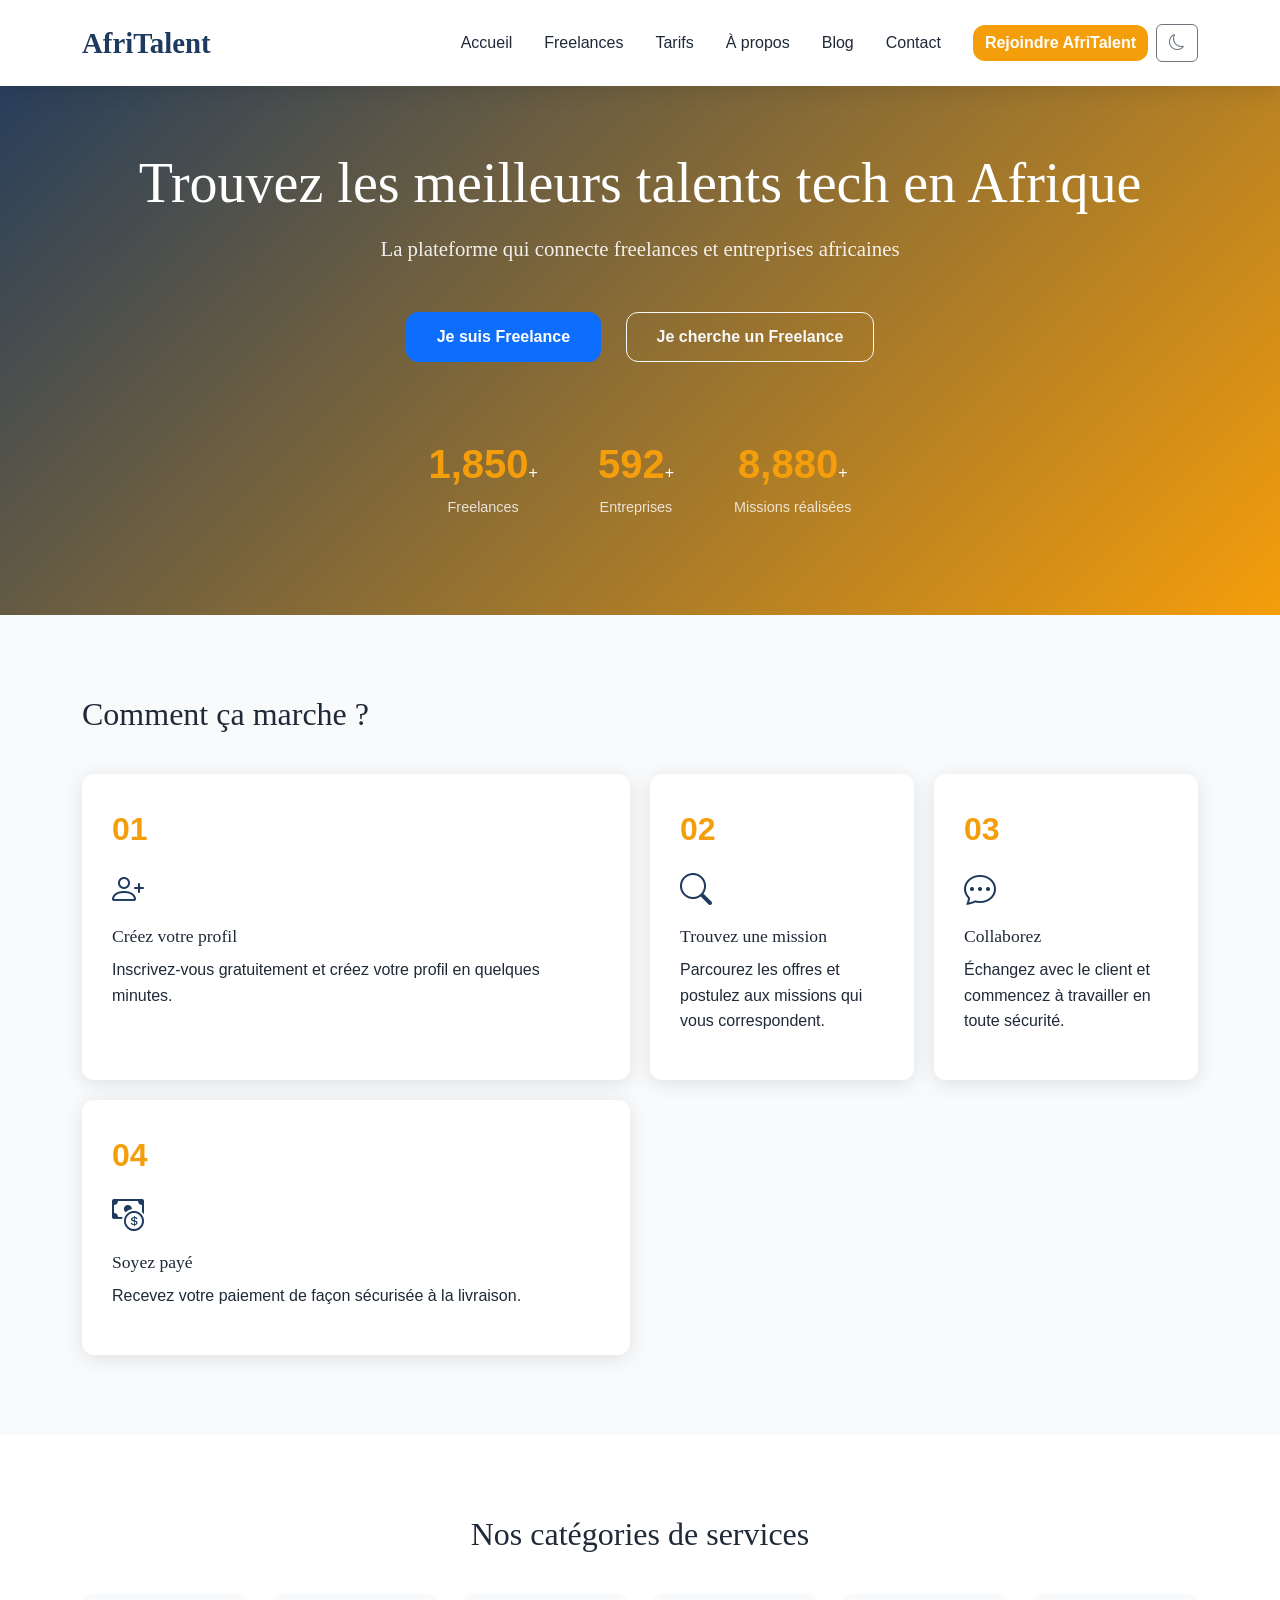
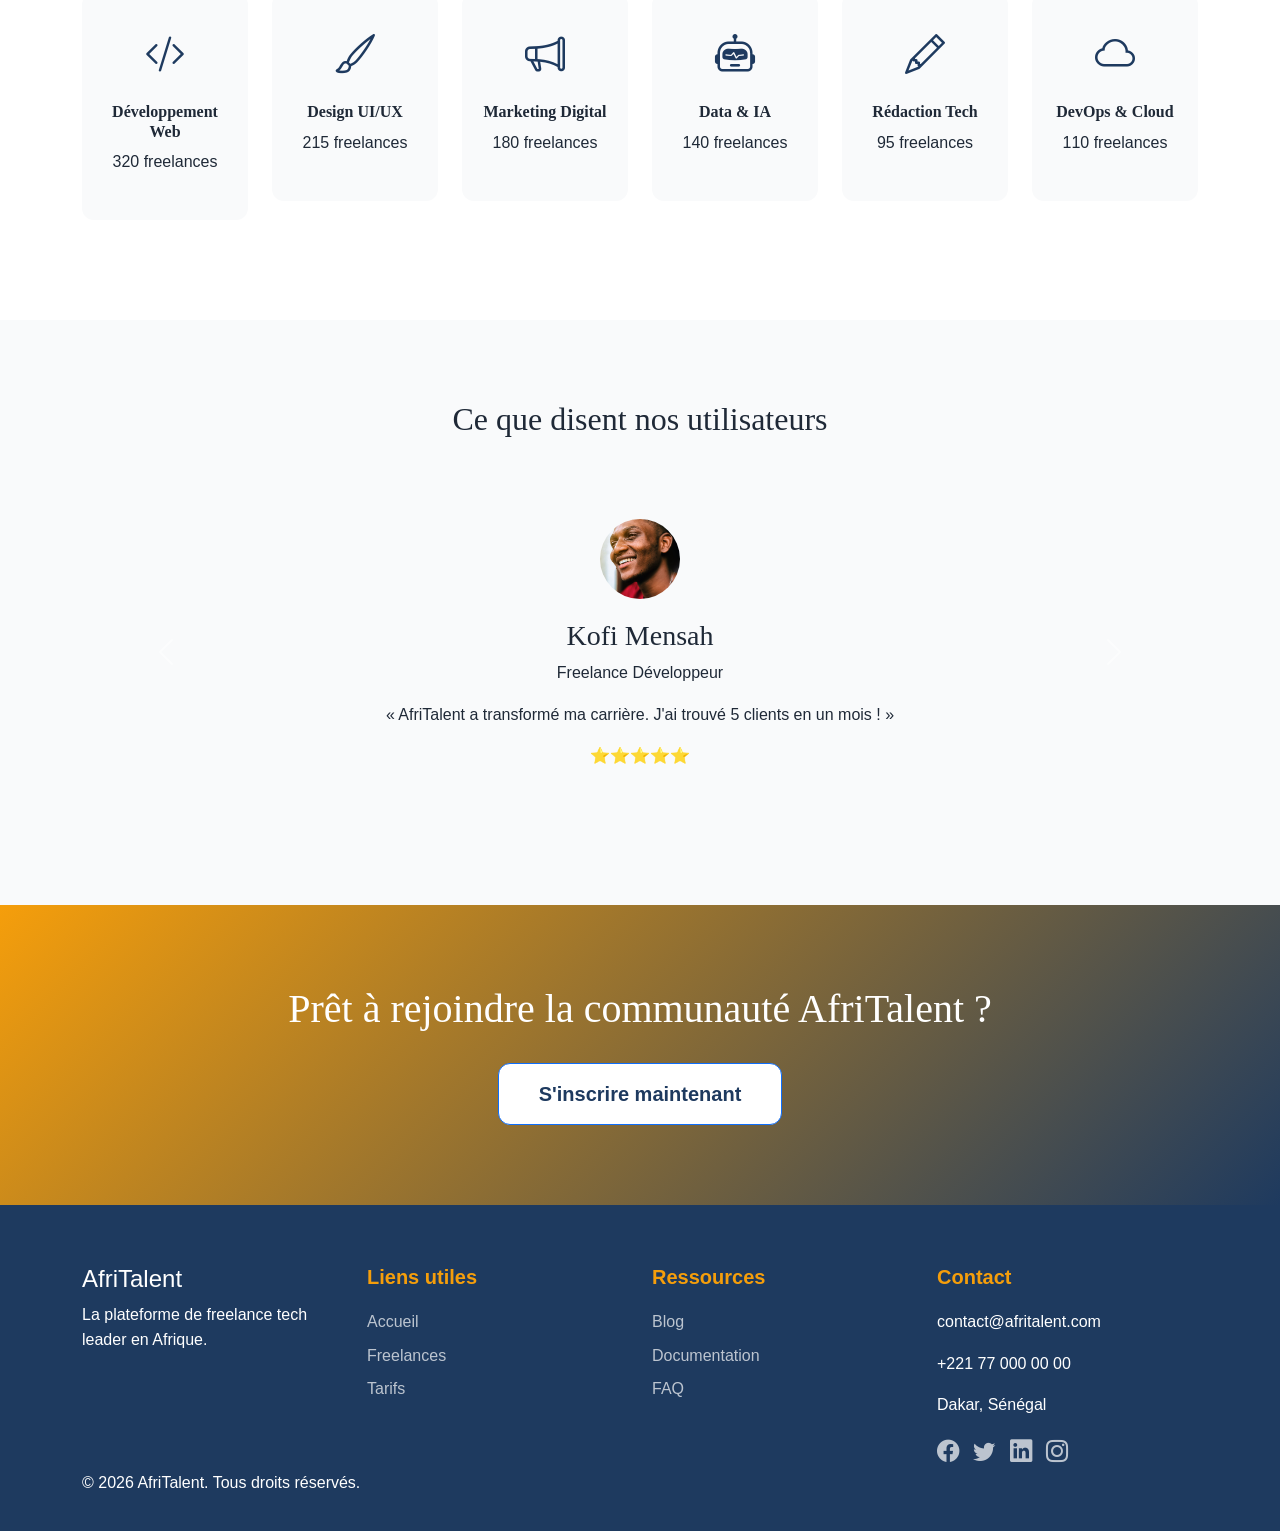
<file: index.html>
<!DOCTYPE html>
<html lang="fr">
<head>
    <meta charset="UTF-8">
    <meta name="viewport" content="width=device-width, initial-scale=1.0">
    <title>AfriTalent - Accueil</title>
    <link href="https://cdn.jsdelivr.net/npm/bootstrap@5.3.3/dist/css/bootstrap.min.css" rel="stylesheet">
    <link href="https://cdn.jsdelivr.net/npm/bootstrap-icons@1.11.0/font/bootstrap-icons.css" rel="stylesheet">
    <link rel="stylesheet" href="css/style.css">
</head>
<body>

    <!-- NAVBAR -->
    <header>
        <nav class="navbar navbar-expand-lg fixed-top" id="navbar">
            <div class="container">
                <a class="navbar-brand" href="index.html">AfriTalent</a>
                <button class="navbar-toggler" type="button" data-bs-toggle="collapse" data-bs-target="#navMenu">
                    <span class="navbar-toggler-icon"></span>
                </button>
                <div class="collapse navbar-collapse" id="navMenu">
                    <ul class="navbar-nav ms-auto">
                        <li class="nav-item"><a class="nav-link" href="index.html">Accueil</a></li>
                        <li class="nav-item"><a class="nav-link" href="freelances.html">Freelances</a></li>
                        <li class="nav-item"><a class="nav-link" href="tarifs.html">Tarifs</a></li>
                        <li class="nav-item"><a class="nav-link" href="about.html">À propos</a></li>
                        <li class="nav-item"><a class="nav-link" href="#">Blog</a></li>
                        <li class="nav-item"><a class="nav-link" href="contact.html">Contact</a></li>
                    </ul>
                    <a href="#" class="btn btn-primary ms-3">Rejoindre AfriTalent</a>
                    <!-- Bouton Dark Mode -->
                    <button id="darkModeToggle" class="btn btn-outline-secondary ms-2">
                        <i class="bi bi-moon"></i>
                    </button>
                </div>
            </div>
        </nav>
    </header>

    <main>

        <!-- SECTION HERO -->
        <section id="hero">
            <div class="container">
                <h1>Trouvez les meilleurs talents tech en Afrique</h1>
                <h2>La plateforme qui connecte freelances et entreprises africaines</h2>
                <div>
                    <a href="freelances.html" class="btn btn-primary">Je suis Freelance</a>
                    <a href="freelances.html" class="btn btn-outline-light">Je cherche un Freelance</a>
                </div>
                <!-- Statistiques animées -->
                <div class="stats">
                    <div>
                        <span class="counter" data-target="2500">0</span>+
                        <p>Freelances</p>
                    </div>
                    <div>
                        <span class="counter" data-target="800">0</span>+
                        <p>Entreprises</p>
                    </div>
                    <div>
                        <span class="counter" data-target="12000">0</span>+
                        <p>Missions réalisées</p>
                    </div>
                </div>
            </div>
        </section>

        <!-- SECTION COMMENT CA MARCHE -->
        <section id="comment-ca-marche">
            <div class="container">
                <h2>Comment ça marche ?</h2>
                <div class="bento-grid">
                    <div class="bento-card">
                        <span>01</span>
                        <i class="bi bi-person-plus"></i>
                        <h3>Créez votre profil</h3>
                        <p>Inscrivez-vous gratuitement et créez votre profil en quelques minutes.</p>
                    </div>
                    <div class="bento-card">
                        <span>02</span>
                        <i class="bi bi-search"></i>
                        <h3>Trouvez une mission</h3>
                        <p>Parcourez les offres et postulez aux missions qui vous correspondent.</p>
                    </div>
                    <div class="bento-card">
                        <span>03</span>
                        <i class="bi bi-chat-dots"></i>
                        <h3>Collaborez</h3>
                        <p>Échangez avec le client et commencez à travailler en toute sécurité.</p>
                    </div>
                    <div class="bento-card">
                        <span>04</span>
                        <i class="bi bi-cash-coin"></i>
                        <h3>Soyez payé</h3>
                        <p>Recevez votre paiement de façon sécurisée à la livraison.</p>
                    </div>
                </div>
            </div>
        </section>

        <!-- SECTION CATEGORIES -->
        <section id="categories">
            <div class="container">
                <h2>Nos catégories de services</h2>
                <div class="row">
                    <div class="col-md-4 col-lg-2">
                        <div class="category-card">
                            <i class="bi bi-code-slash"></i>
                            <h3>Développement Web</h3>
                            <p>320 freelances</p>
                        </div>
                    </div>
                    <div class="col-md-4 col-lg-2">
                        <div class="category-card">
                            <i class="bi bi-brush"></i>
                            <h3>Design UI/UX</h3>
                            <p>215 freelances</p>
                        </div>
                    </div>
                    <div class="col-md-4 col-lg-2">
                        <div class="category-card">
                            <i class="bi bi-megaphone"></i>
                            <h3>Marketing Digital</h3>
                            <p>180 freelances</p>
                        </div>
                    </div>
                    <div class="col-md-4 col-lg-2">
                        <div class="category-card">
                            <i class="bi bi-robot"></i>
                            <h3>Data & IA</h3>
                            <p>140 freelances</p>
                        </div>
                    </div>
                    <div class="col-md-4 col-lg-2">
                        <div class="category-card">
                            <i class="bi bi-pencil"></i>
                            <h3>Rédaction Tech</h3>
                            <p>95 freelances</p>
                        </div>
                    </div>
                    <div class="col-md-4 col-lg-2">
                        <div class="category-card">
                            <i class="bi bi-cloud"></i>
                            <h3>DevOps & Cloud</h3>
                            <p>110 freelances</p>
                        </div>
                    </div>
                </div>
            </div>
        </section>

        <!-- SECTION TEMOIGNAGES -->
        <section id="temoignages">
            <div class="container">
                <h2>Ce que disent nos utilisateurs</h2>
                <div id="carouselTemoignages" class="carousel slide" data-bs-ride="carousel">
                    <div class="carousel-inner">
                        <div class="carousel-item active">
                            <div class="temoignage-card">
                                <img src="images/avatar1.jpg" alt="Photo de Kofi Mensah">
                                <h3>Kofi Mensah</h3>
                                <p>Freelance Développeur</p>
                                <p>« AfriTalent a transformé ma carrière. J'ai trouvé 5 clients en un mois ! »</p>
                                <p>⭐⭐⭐⭐⭐</p>
                            </div>
                        </div>
                        <div class="carousel-item">
                            <div class="temoignage-card">
                                <img src="images/avatar2.jpg" alt="Photo de Amina Diallo">
                                <h4>Amina Diallo</h4>
                                <p>Designer UI/UX</p>
                                <p>« La meilleure plateforme pour les créatifs africains. »</p>
                                <p>⭐⭐⭐⭐⭐</p>
                            </div>
                        </div>
                        <div class="carousel-item">
                            <div class="temoignage-card">
                                <img src="images/avatar3.jpg" alt="Photo de Jean Dupont">
                                <h4>Jean Dupont</h4>
                                <p>CEO - TechCorp Africa</p>
                                <p>« Nous avons recruté 3 développeurs talentueux en quelques jours. »</p>
                                <p>⭐⭐⭐⭐</p>
                            </div>
                        </div>
                    </div>
                    <button class="carousel-control-prev" type="button" data-bs-target="#carouselTemoignages" data-bs-slide="prev">
                        <span class="carousel-control-prev-icon"></span>
                    </button>
                    <button class="carousel-control-next" type="button" data-bs-target="#carouselTemoignages" data-bs-slide="next">
                        <span class="carousel-control-next-icon"></span>
                    </button>
                </div>
            </div>
        </section>

        <!-- SECTION CTA -->
        <section id="cta">
            <div class="container">
                <h2>Prêt à rejoindre la communauté AfriTalent ?</h2>
                <a href="contact.html" class="btn btn-primary btn-lg">S'inscrire maintenant</a>
            </div>
        </section>

    </main>

    <!-- FOOTER -->
    <footer>
        <div class="container">
            <div class="row">
                <div class="col-md-3">
                    <h4>AfriTalent</h4>
                    <p>La plateforme de freelance tech leader en Afrique.</p>
                </div>
                <div class="col-md-3">
                    <h5>Liens utiles</h5>
                    <ul>
                        <li><a href="index.html">Accueil</a></li>
                        <li><a href="freelances.html">Freelances</a></li>
                        <li><a href="tarifs.html">Tarifs</a></li>
                    </ul>
                </div>
                <div class="col-md-3">
                    <h5>Ressources</h5>
                    <ul>
                        <li><a href="#">Blog</a></li>
                        <li><a href="#">Documentation</a></li>
                        <li><a href="#">FAQ</a></li>
                    </ul>
                </div>
                <div class="col-md-3">
                    <h5>Contact</h5>
                    <p>contact@afritalent.com</p>
                    <p>+221 77 000 00 00</p>
                    <p>Dakar, Sénégal</p>
                    <div>
                        <a href="#"><i class="bi bi-facebook"></i></a>
                        <a href="#"><i class="bi bi-twitter"></i></a>
                        <a href="#"><i class="bi bi-linkedin"></i></a>
                        <a href="#"><i class="bi bi-instagram"></i></a>
                    </div>
                </div>
            </div>
            <p>&copy; <span id="year"></span> AfriTalent. Tous droits réservés.</p>
        </div>
    </footer>

    <script src="https://cdn.jsdelivr.net/npm/bootstrap@5.3.3/dist/js/bootstrap.bundle.min.js"></script>
    <script src="js/main.js"></script>
</body>
</html>
</file>
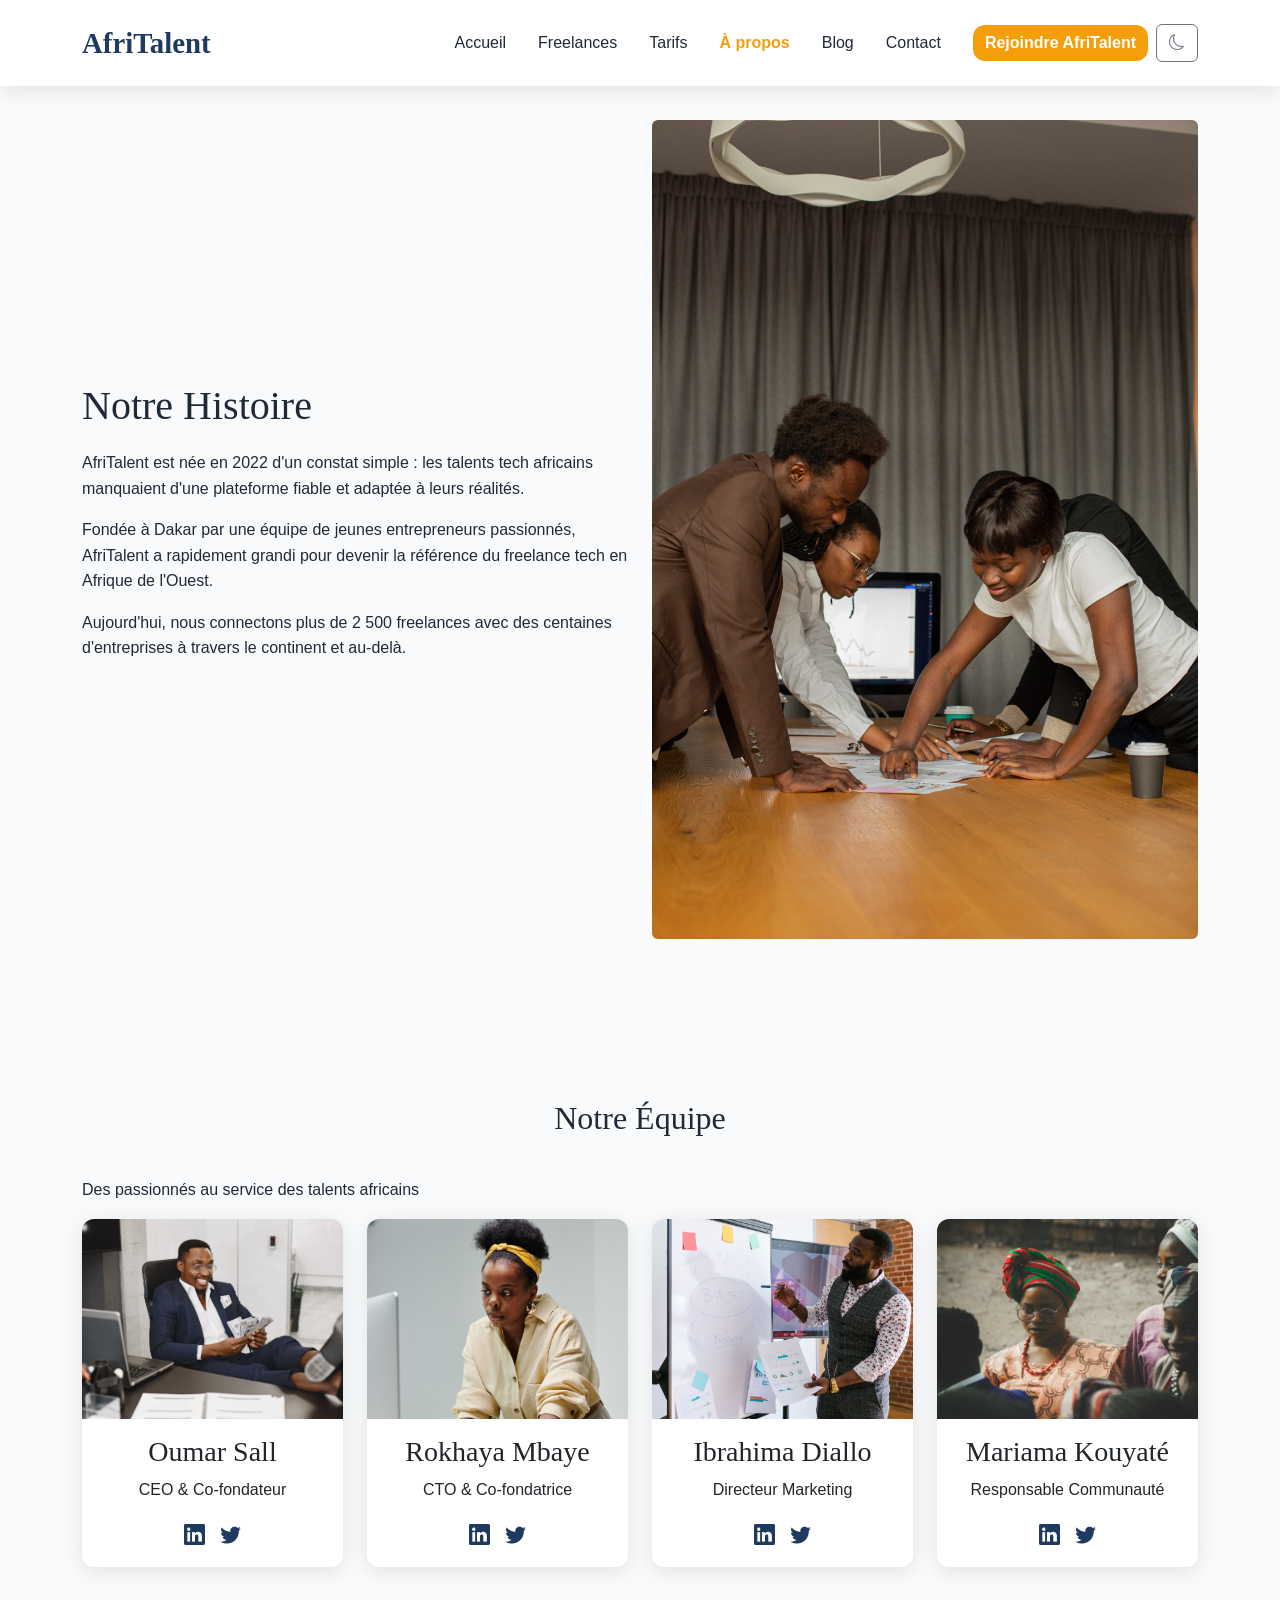
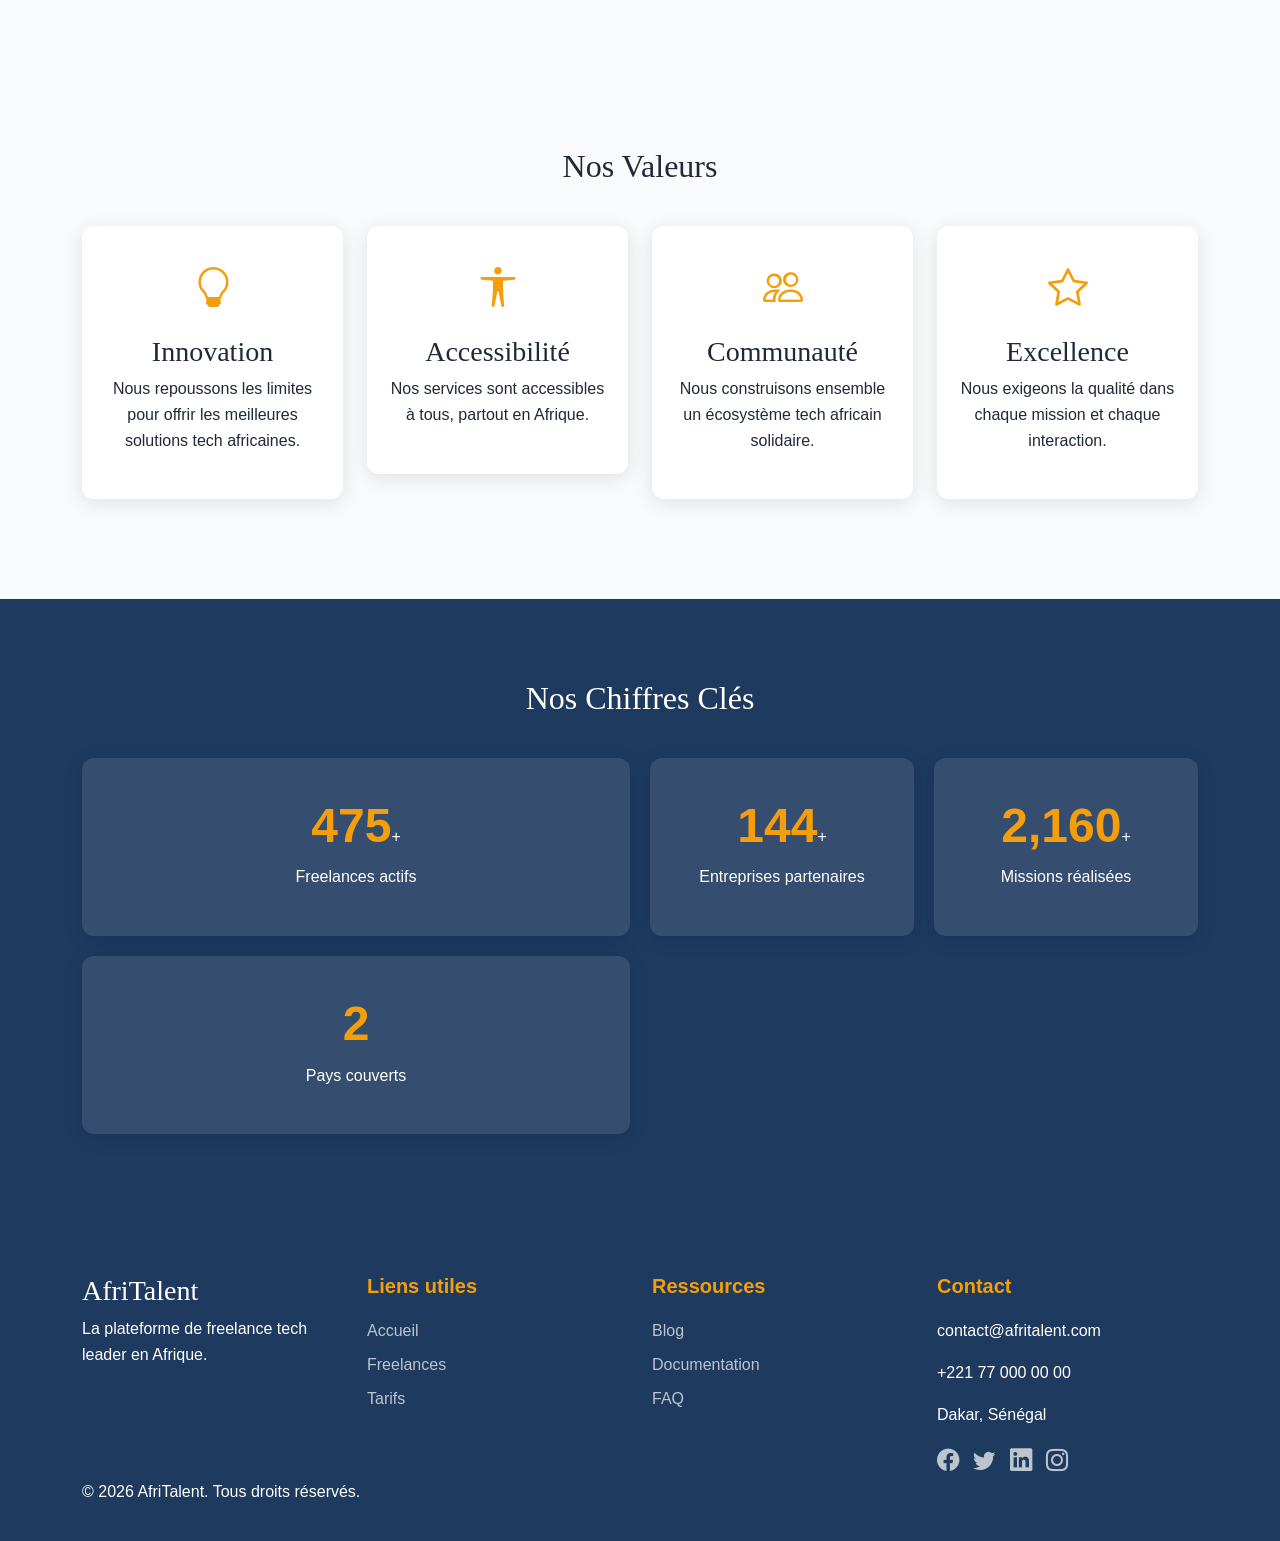
<file: about.html>
<!DOCTYPE html>
<html lang="fr">
<head>
    <meta charset="UTF-8">
    <meta name="viewport" content="width=device-width, initial-scale=1.0">
    <title>AfriTalent - À propos</title>
    <link href="https://cdn.jsdelivr.net/npm/bootstrap@5.3.3/dist/css/bootstrap.min.css" rel="stylesheet">
    <link href="https://cdn.jsdelivr.net/npm/bootstrap-icons@1.11.0/font/bootstrap-icons.css" rel="stylesheet">
    <link rel="stylesheet" href="css/style.css">
</head>
<body>

    <!-- NAVBAR -->
    <header>
        <nav class="navbar navbar-expand-lg fixed-top" id="navbar">
            <div class="container">
                <a class="navbar-brand" href="index.html">AfriTalent</a>
                <button class="navbar-toggler" type="button" data-bs-toggle="collapse" data-bs-target="#navMenu">
                    <span class="navbar-toggler-icon"></span>
                </button>
                <div class="collapse navbar-collapse" id="navMenu">
                    <ul class="navbar-nav ms-auto">
                        <li class="nav-item"><a class="nav-link" href="index.html">Accueil</a></li>
                        <li class="nav-item"><a class="nav-link" href="freelances.html">Freelances</a></li>
                        <li class="nav-item"><a class="nav-link" href="tarifs.html">Tarifs</a></li>
                        <li class="nav-item"><a class="nav-link active" href="about.html">À propos</a></li>
                        <li class="nav-item"><a class="nav-link" href="#">Blog</a></li>
                        <li class="nav-item"><a class="nav-link" href="contact.html">Contact</a></li>
                    </ul>
                    <a href="#" class="btn btn-primary ms-3">Rejoindre AfriTalent</a>
                    <button id="darkModeToggle" class="btn btn-outline-secondary ms-2">
                        <i class="bi bi-moon"></i>
                    </button>
                </div>
            </div>
        </nav>
    </header>

    <main>

        <!-- SECTION NOTRE HISTOIRE -->
        <section id="histoire">
            <div class="container">
                <div class="row align-items-center">
                    <div class="col-12 col-md-6">
                        <h1>Notre Histoire</h1>
                        <p>AfriTalent est née en 2022 d'un constat simple : les talents tech africains manquaient d'une plateforme fiable et adaptée à leurs réalités.</p>
                        <p>Fondée à Dakar par une équipe de jeunes entrepreneurs passionnés, AfriTalent a rapidement grandi pour devenir la référence du freelance tech en Afrique de l'Ouest.</p>
                        <p>Aujourd'hui, nous connectons plus de 2 500 freelances avec des centaines d'entreprises à travers le continent et au-delà.</p>
                    </div>
                    <div class="col-12 col-md-6">
                        <img src="images/histoire.jpg" alt="L'équipe AfriTalent au travail" class="img-fluid rounded">
                    </div>
                </div>
            </div>
        </section>

        <!-- SECTION EQUIPE -->
        <section id="equipe">
            <div class="container">
                <h2>Notre Équipe</h2>
                <p>Des passionnés au service des talents africains</p>
                <div class="row">

                    <div class="col-12 col-md-6 col-lg-3">
                        <div class="card equipe-card">
                            <img src="images/team1.jpg" alt="Photo de Oumar Sall" class="card-img-top">
                            <div class="card-body text-center">
                                <h3>Oumar Sall</h3>
                                <p>CEO & Co-fondateur</p>
                                <div>
                                    <a href="#"><i class="bi bi-linkedin"></i></a>
                                    <a href="#"><i class="bi bi-twitter"></i></a>
                                </div>
                            </div>
                        </div>
                    </div>

                    <div class="col-12 col-md-6 col-lg-3">
                        <div class="card equipe-card">
                            <img src="images/team2.jpg" alt="Photo de Rokhaya Mbaye" class="card-img-top">
                            <div class="card-body text-center">
                                <h3>Rokhaya Mbaye</h3>
                                <p>CTO & Co-fondatrice</p>
                                <div>
                                    <a href="#"><i class="bi bi-linkedin"></i></a>
                                    <a href="#"><i class="bi bi-twitter"></i></a>
                                </div>
                            </div>
                        </div>
                    </div>

                    <div class="col-12 col-md-6 col-lg-3">
                        <div class="card equipe-card">
                            <img src="images/team3.jpg" alt="Photo de Ibrahima Diallo" class="card-img-top">
                            <div class="card-body text-center">
                                <h3>Ibrahima Diallo</h3>
                                <p>Directeur Marketing</p>
                                <div>
                                    <a href="#"><i class="bi bi-linkedin"></i></a>
                                    <a href="#"><i class="bi bi-twitter"></i></a>
                                </div>
                            </div>
                        </div>
                    </div>

                    <div class="col-12 col-md-6 col-lg-3">
                        <div class="card equipe-card">
                            <img src="images/team4.jpg" alt="Photo de Mariama Kouyaté" class="card-img-top">
                            <div class="card-body text-center">
                                <h3>Mariama Kouyaté</h3>
                                <p>Responsable Communauté</p>
                                <div>
                                    <a href="#"><i class="bi bi-linkedin"></i></a>
                                    <a href="#"><i class="bi bi-twitter"></i></a>
                                </div>
                            </div>
                        </div>
                    </div>

                </div>
            </div>
        </section>

        <!-- SECTION VALEURS -->
        <section id="valeurs">
            <div class="container">
                <h2>Nos Valeurs</h2>
                <div class="row">

                    <div class="col-12 col-md-6 col-lg-3">
                        <div class="valeur-card">
                            <i class="bi bi-lightbulb"></i>
                            <h3>Innovation</h3>
                            <p>Nous repoussons les limites pour offrir les meilleures solutions tech africaines.</p>
                        </div>
                    </div>

                    <div class="col-12 col-md-6 col-lg-3">
                        <div class="valeur-card">
                            <i class="bi bi-universal-access"></i>
                            <h3>Accessibilité</h3>
                            <p>Nos services sont accessibles à tous, partout en Afrique.</p>
                        </div>
                    </div>

                    <div class="col-12 col-md-6 col-lg-3">
                        <div class="valeur-card">
                            <i class="bi bi-people"></i>
                            <h3>Communauté</h3>
                            <p>Nous construisons ensemble un écosystème tech africain solidaire.</p>
                        </div>
                    </div>

                    <div class="col-12 col-md-6 col-lg-3">
                        <div class="valeur-card">
                            <i class="bi bi-star"></i>
                            <h3>Excellence</h3>
                            <p>Nous exigeons la qualité dans chaque mission et chaque interaction.</p>
                        </div>
                    </div>

                </div>
            </div>
        </section>

        <!-- SECTION CHIFFRES CLES -->
        <section id="chiffres">
            <div class="container">
                <h2>Nos Chiffres Clés</h2>
                <div class="bento-grid">
                    <div class="bento-card">
                        <span class="counter" data-target="2500">0</span>+
                        <p>Freelances actifs</p>
                    </div>
                    <div class="bento-card">
                        <span class="counter" data-target="800">0</span>+
                        <p>Entreprises partenaires</p>
                    </div>
                    <div class="bento-card">
                        <span class="counter" data-target="12000">0</span>+
                        <p>Missions réalisées</p>
                    </div>
                    <div class="bento-card">
                        <span class="counter" data-target="15">0</span>
                        <p>Pays couverts</p>
                    </div>
                </div>
            </div>
        </section>

    </main>

    <!-- FOOTER -->
    <footer>
        <div class="container">
            <div class="row">
                <div class="col-md-3">
                    <h3>AfriTalent</h3>
                    <p>La plateforme de freelance tech leader en Afrique.</p>
                </div>
                <div class="col-md-3">
                    <h5>Liens utiles</h5>
                    <ul>
                        <li><a href="index.html">Accueil</a></li>
                        <li><a href="freelances.html">Freelances</a></li>
                        <li><a href="tarifs.html">Tarifs</a></li>
                    </ul>
                </div>
                <div class="col-md-3">
                    <h5>Ressources</h5>
                    <ul>
                        <li><a href="#">Blog</a></li>
                        <li><a href="#">Documentation</a></li>
                        <li><a href="#">FAQ</a></li>
                    </ul>
                </div>
                <div class="col-md-3">
                    <h5>Contact</h5>
                    <p>contact@afritalent.com</p>
                    <p>+221 77 000 00 00</p>
                    <p>Dakar, Sénégal</p>
                    <div>
                        <a href="#"><i class="bi bi-facebook"></i></a>
                        <a href="#"><i class="bi bi-twitter"></i></a>
                        <a href="#"><i class="bi bi-linkedin"></i></a>
                        <a href="#"><i class="bi bi-instagram"></i></a>
                    </div>
                </div>
            </div>
            <p>&copy; <span id="year"></span> AfriTalent. Tous droits réservés.</p>
        </div>
    </footer>

    <script src="https://cdn.jsdelivr.net/npm/bootstrap@5.3.3/dist/js/bootstrap.bundle.min.js"></script>
    <script src="js/main.js"></script>
</body>
</html>
</file>
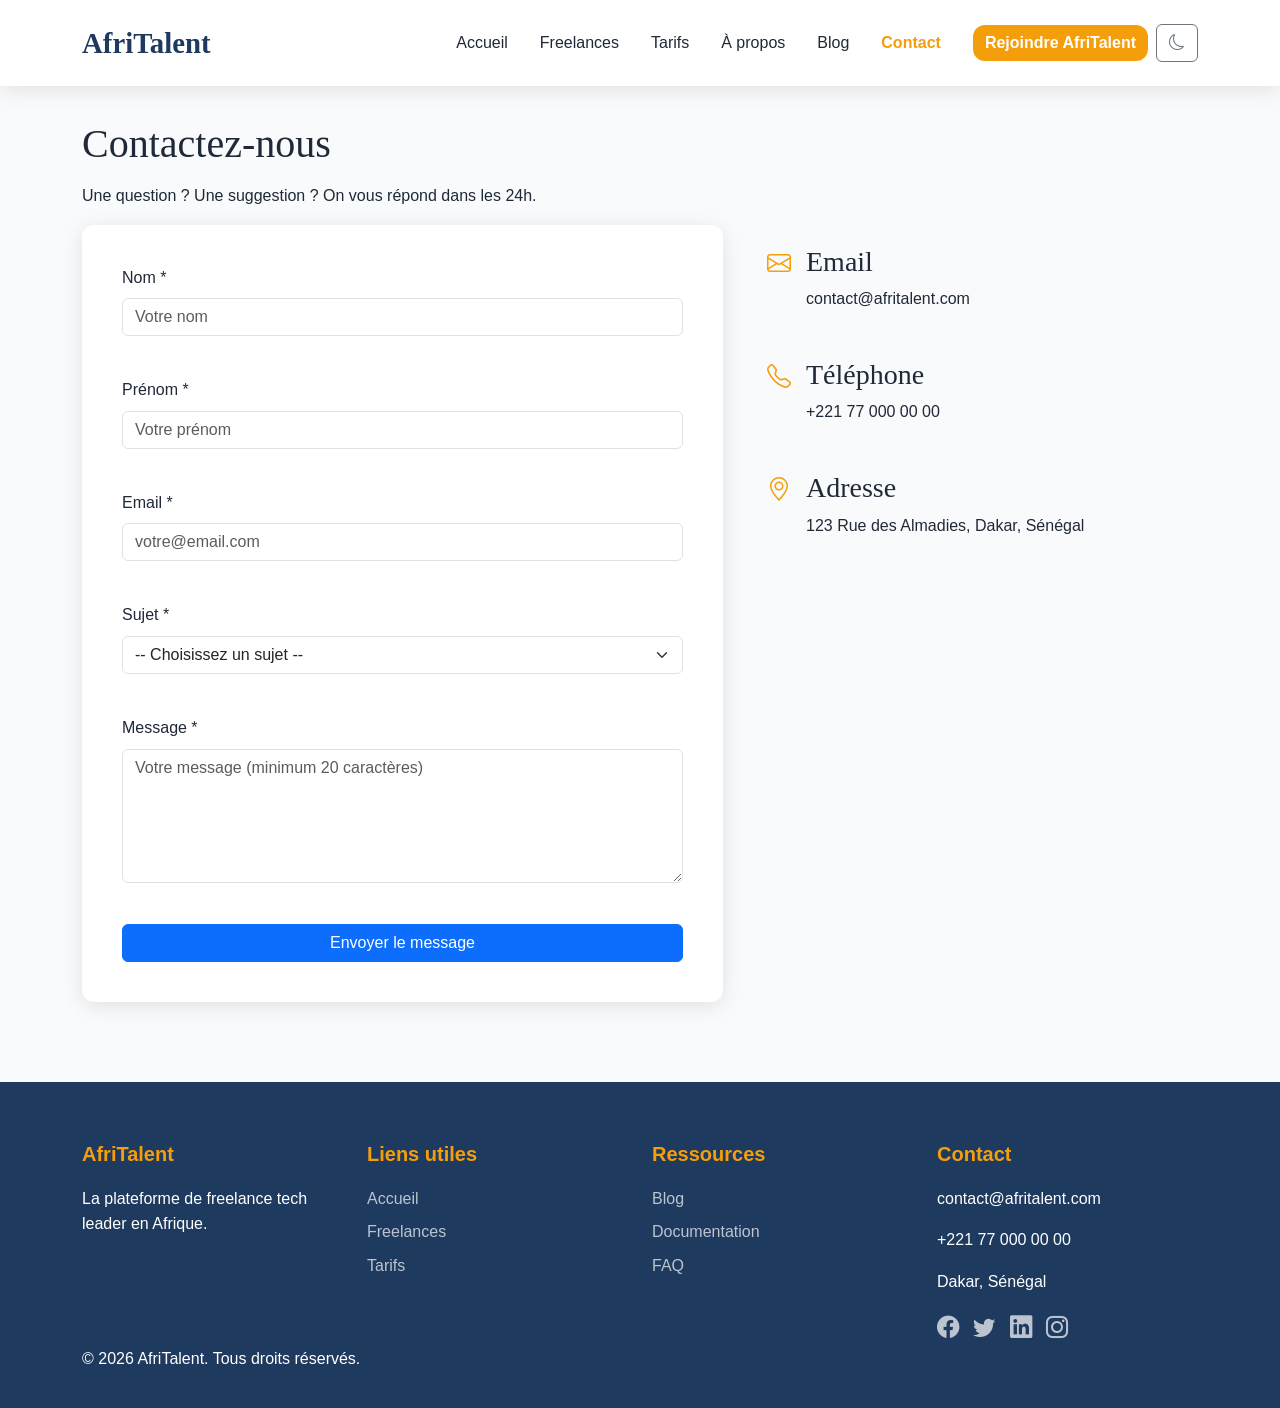
<file: contact.html>
<!DOCTYPE html>
<html lang="fr">
<head>
    <meta charset="UTF-8">
    <meta name="viewport" content="width=device-width, initial-scale=1.0">
    <title>AfriTalent - Contact</title>
    <link href="https://cdn.jsdelivr.net/npm/bootstrap@5.3.3/dist/css/bootstrap.min.css" rel="stylesheet">
    <link href="https://cdn.jsdelivr.net/npm/bootstrap-icons@1.11.0/font/bootstrap-icons.css" rel="stylesheet">
    <link rel="stylesheet" href="css/style.css">
</head>
<body>

    <!-- NAVBAR -->
    <header>
        <nav class="navbar navbar-expand-lg fixed-top" id="navbar">
            <div class="container">
                <a class="navbar-brand" href="index.html">AfriTalent</a>
                <button class="navbar-toggler" type="button" data-bs-toggle="collapse" data-bs-target="#navMenu">
                    <span class="navbar-toggler-icon"></span>
                </button>
                <div class="collapse navbar-collapse" id="navMenu">
                    <ul class="navbar-nav ms-auto">
                        <li class="nav-item"><a class="nav-link" href="index.html">Accueil</a></li>
                        <li class="nav-item"><a class="nav-link" href="freelances.html">Freelances</a></li>
                        <li class="nav-item"><a class="nav-link" href="tarifs.html">Tarifs</a></li>
                        <li class="nav-item"><a class="nav-link" href="about.html">À propos</a></li>
                        <li class="nav-item"><a class="nav-link" href="#">Blog</a></li>
                        <li class="nav-item"><a class="nav-link active" href="contact.html">Contact</a></li>
                    </ul>
                    <a href="#" class="btn btn-primary ms-3">Rejoindre AfriTalent</a>
                    <button id="darkModeToggle" class="btn btn-outline-secondary ms-2">
                        <i class="bi bi-moon"></i>
                    </button>
                </div>
            </div>
        </nav>
    </header>

    <main>

        <!-- SECTION CONTACT -->
        <section id="contact">
            <div class="container">
                <h1>Contactez-nous</h1>
                <p>Une question ? Une suggestion ? On vous répond dans les 24h.</p>

                <div class="row">

                    <!-- FORMULAIRE -->
                    <div class="col-12 col-md-7">
                        <div class="formulaire-contact">

                            <!-- Nom -->
                            <div class="mb-3">
                                <label for="nom" class="form-label">Nom *</label>
                                <input type="text" class="form-control" id="nom" placeholder="Votre nom">
                                <div class="error-message" id="erreur-nom"></div>
                            </div>

                            <!-- Prénom -->
                            <div class="mb-3">
                                <label for="prenom" class="form-label">Prénom *</label>
                                <input type="text" class="form-control" id="prenom" placeholder="Votre prénom">
                                <div class="error-message" id="erreur-prenom"></div>
                            </div>

                            <!-- Email -->
                            <div class="mb-3">
                                <label for="email" class="form-label">Email *</label>
                                <input type="email" class="form-control" id="email" placeholder="votre@email.com">
                                <div class="error-message" id="erreur-email"></div>
                            </div>

                            <!-- Sujet -->
                            <div class="mb-3">
                                <label for="sujet" class="form-label">Sujet *</label>
                                <select class="form-select" id="sujet">
                                    <option value="">-- Choisissez un sujet --</option>
                                    <option value="info">Demande d'information</option>
                                    <option value="support">Support technique</option>
                                    <option value="partenariat">Partenariat</option>
                                    <option value="autre">Autre</option>
                                </select>
                                <div class="error-message" id="erreur-sujet"></div>
                            </div>

                            <!-- Message -->
                            <div class="mb-3">
                                <label for="message" class="form-label">Message *</label>
                                <textarea class="form-control" id="message" rows="5" placeholder="Votre message (minimum 20 caractères)"></textarea>
                                <div class="error-message" id="erreur-message"></div>
                            </div>

                            <!-- Bouton -->
                            <button type="button" class="btn btn-primary w-100" id="btnEnvoyer">
                                Envoyer le message
                            </button>

                            <!-- Message de succès -->
                            <div class="success-message" id="messageSucces">
                                <i class="bi bi-check-circle"></i>
                                Votre message a bien été envoyé ! Nous vous répondrons dans les 24h.
                            </div>

                        </div>
                    </div>

                    <!-- INFORMATIONS DE CONTACT -->
                    <div class="col-12 col-md-5">
                        <div class="infos-contact">

                            <div class="info-item">
                                <i class="bi bi-envelope"></i>
                                <div>
                                    <h3>Email</h3>
                                    <p>contact@afritalent.com</p>
                                </div>
                            </div>

                            <div class="info-item">
                                <i class="bi bi-telephone"></i>
                                <div>
                                    <h3>Téléphone</h3>
                                    <p>+221 77 000 00 00</p>
                                </div>
                            </div>

                            <div class="info-item">
                                <i class="bi bi-geo-alt"></i>
                                <div>
                                    <h3>Adresse</h3>
                                    <p>123 Rue des Almadies, Dakar, Sénégal</p>
                                </div>
                            </div>

                            <!-- GOOGLE MAPS -->
                            <div class="map-container">
                                <iframe
                                    src="https://www.google.com/maps/embed?pb=!1m18!1m12!1m3!1d3858.9!2d-17.4!3d14.7!2m3!1f0!2f0!3f0!3m2!1i1024!2i768!4f13.1!3m3!1m2!1s0x0%3A0x0!2zMTTCsDQyJzAwLjAiTiAxN8KwMjQnMDAuMCJX!5e0!3m2!1sfr!2ssn!4v1234567890"
                                    width="600"
                                    height="250"
                                    style="border:0;"
                                    allowfullscreen=""
                                    loading="lazy"
                                    title="Localisation AfriTalent sur Google Maps"
                                    aria-label="Carte Google Maps localisation AfriTalent">
                                </iframe>
                            </div>

                        </div>
                    </div>

                </div>
            </div>
        </section>

    </main>

    <!-- FOOTER -->
    <footer>
        <div class="container">
            <div class="row">
                <div class="col-md-3">
                    <h5>AfriTalent</h5>
                    <p>La plateforme de freelance tech leader en Afrique.</p>
                </div>
                <div class="col-md-3">
                    <h5>Liens utiles</h5>
                    <ul>
                        <li><a href="index.html">Accueil</a></li>
                        <li><a href="freelances.html">Freelances</a></li>
                        <li><a href="tarifs.html">Tarifs</a></li>
                    </ul>
                </div>
                <div class="col-md-3">
                    <h5>Ressources</h5>
                    <ul>
                        <li><a href="#">Blog</a></li>
                        <li><a href="#">Documentation</a></li>
                        <li><a href="#">FAQ</a></li>
                    </ul>
                </div>
                <div class="col-md-3">
                    <h5>Contact</h5>
                    <p>contact@afritalent.com</p>
                    <p>+221 77 000 00 00</p>
                    <p>Dakar, Sénégal</p>
                    <div>
                        <a href="#"><i class="bi bi-facebook"></i></a>
                        <a href="#"><i class="bi bi-twitter"></i></a>
                        <a href="#"><i class="bi bi-linkedin"></i></a>
                        <a href="#"><i class="bi bi-instagram"></i></a>
                    </div>
                </div>
            </div>
            <p>&copy; <span id="year"></span> AfriTalent. Tous droits réservés.</p>
        </div>
    </footer>

    <script src="https://cdn.jsdelivr.net/npm/bootstrap@5.3.3/dist/js/bootstrap.bundle.min.js"></script>
    <script src="js/main.js"></script>
</body>
</html>
</file>
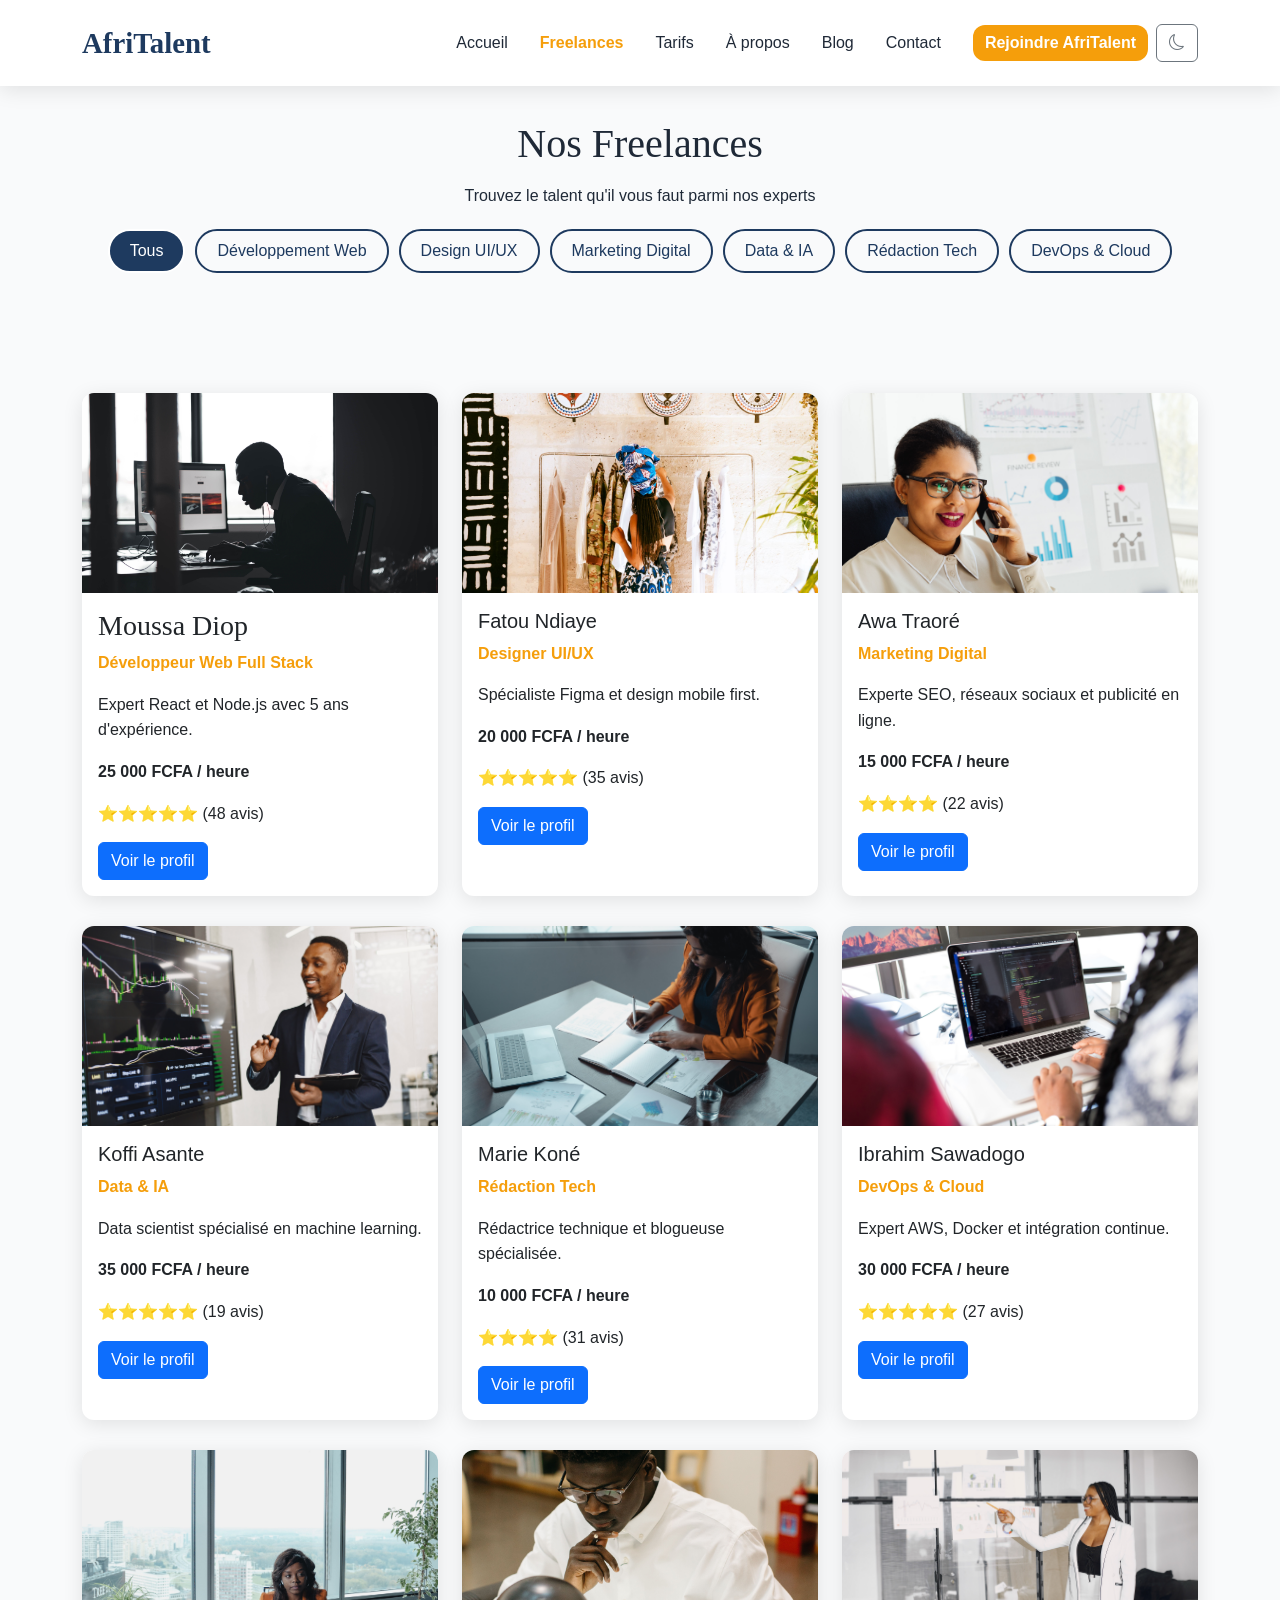
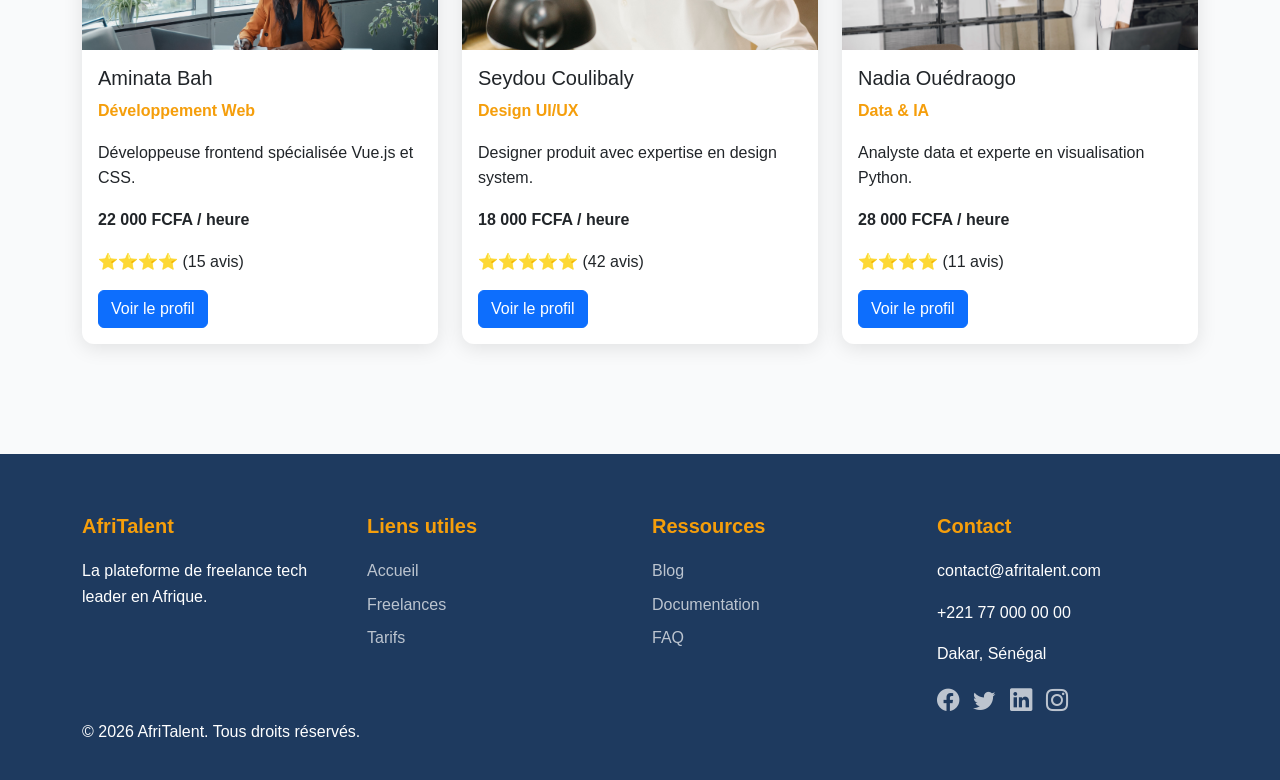
<file: freelances.html>
<!DOCTYPE html>
<html lang="fr">
<head>
    <meta charset="UTF-8">
    <meta name="viewport" content="width=device-width, initial-scale=1.0">
    <title>AfriTalent - Freelances</title>
    <link href="https://cdn.jsdelivr.net/npm/bootstrap@5.3.3/dist/css/bootstrap.min.css" rel="stylesheet">
    <link href="https://cdn.jsdelivr.net/npm/bootstrap-icons@1.11.0/font/bootstrap-icons.css" rel="stylesheet">
    <link rel="stylesheet" href="css/style.css">
</head>
<body>

    <!-- NAVBAR -->
    <header>
        <nav class="navbar navbar-expand-lg fixed-top" id="navbar">
            <div class="container">
                <a class="navbar-brand" href="index.html">AfriTalent</a>
                <button class="navbar-toggler" type="button" data-bs-toggle="collapse" data-bs-target="#navMenu">
                    <span class="navbar-toggler-icon"></span>
                </button>
                <div class="collapse navbar-collapse" id="navMenu">
                    <ul class="navbar-nav ms-auto">
                        <li class="nav-item"><a class="nav-link" href="index.html">Accueil</a></li>
                        <li class="nav-item"><a class="nav-link active" href="freelances.html">Freelances</a></li>
                        <li class="nav-item"><a class="nav-link" href="tarifs.html">Tarifs</a></li>
                        <li class="nav-item"><a class="nav-link" href="about.html">À propos</a></li>
                        <li class="nav-item"><a class="nav-link" href="#">Blog</a></li>
                        <li class="nav-item"><a class="nav-link" href="contact.html">Contact</a></li>
                    </ul>
                    <a href="#" class="btn btn-primary ms-3">Rejoindre AfriTalent</a>
                    <button id="darkModeToggle" class="btn btn-outline-secondary ms-2">
                        <i class="bi bi-moon"></i>
                    </button>
                </div>
            </div>
        </nav>
    </header>

    <main>

        <!-- BARRE DE FILTRES -->
        <section id="filtres">
            <div class="container">
                <h1>Nos Freelances</h1>
                <p>Trouvez le talent qu'il vous faut parmi nos experts</p>
                <div class="filtres-btn">
                    <button class="btn btn-filter active" data-filtre="tous">Tous</button>
                    <button class="btn btn-filter" data-filtre="dev">Développement Web</button>
                    <button class="btn btn-filter" data-filtre="design">Design UI/UX</button>
                    <button class="btn btn-filter" data-filtre="marketing">Marketing Digital</button>
                    <button class="btn btn-filter" data-filtre="data">Data & IA</button>
                    <button class="btn btn-filter" data-filtre="redaction">Rédaction Tech</button>
                    <button class="btn btn-filter" data-filtre="devops">DevOps & Cloud</button>
                </div>
            </div>
        </section>

        <!-- GRILLE DE FREELANCES -->
        <section id="liste-freelances">
            <div class="container">
                <div class="row" id="freelancesGrid">

                    <!-- Freelance 1 -->
                    <div class="col-12 col-md-6 col-lg-4 freelance-card" data-categorie="dev">
                        <div class="card">
                            <img src="images/freelance1.jpg" class="card-img-top" alt="Photo de Moussa Diop">
                            <div class="card-body">
                                <h3 class="card-title">Moussa Diop</h3>
                                <p class="card-text specialite">Développeur Web Full Stack</p>
                                <p class="card-text">Expert React et Node.js avec 5 ans d'expérience.</p>
                                <p class="card-text"><strong>25 000 FCFA / heure</strong></p>
                                <p>⭐⭐⭐⭐⭐ (48 avis)</p>
                                <a href="#" class="btn btn-primary">Voir le profil</a>
                            </div>
                        </div>
                    </div>

                    <!-- Freelance 2 -->
                    <div class="col-12 col-md-6 col-lg-4 freelance-card" data-categorie="design">
                        <div class="card">
                            <img src="images/freelance2.jpg" class="card-img-top" alt="Photo de Fatou Ndiaye">
                            <div class="card-body">
                                <h5 class="card-title">Fatou Ndiaye</h5>
                                <p class="card-text specialite">Designer UI/UX</p>
                                <p class="card-text">Spécialiste Figma et design mobile first.</p>
                                <p class="card-text"><strong>20 000 FCFA / heure</strong></p>
                                <p>⭐⭐⭐⭐⭐ (35 avis)</p>
                                <a href="#" class="btn btn-primary">Voir le profil</a>
                            </div>
                        </div>
                    </div>

                    <!-- Freelance 3 -->
                    <div class="col-12 col-md-6 col-lg-4 freelance-card" data-categorie="marketing">
                        <div class="card">
                            <img src="images/freelance3.jpg" class="card-img-top" alt="Photo de Awa Traoré">
                            <div class="card-body">
                                <h5 class="card-title">Awa Traoré</h5>
                                <p class="card-text specialite">Marketing Digital</p>
                                <p class="card-text">Experte SEO, réseaux sociaux et publicité en ligne.</p>
                                <p class="card-text"><strong>15 000 FCFA / heure</strong></p>
                                <p>⭐⭐⭐⭐ (22 avis)</p>
                                <a href="#" class="btn btn-primary">Voir le profil</a>
                            </div>
                        </div>
                    </div>

                    <!-- Freelance 4 -->
                    <div class="col-12 col-md-6 col-lg-4 freelance-card" data-categorie="data">
                        <div class="card">
                            <img src="images/freelance4.jpg" class="card-img-top" alt="Photo de Koffi Asante">
                            <div class="card-body">
                                <h5 class="card-title">Koffi Asante</h5>
                                <p class="card-text specialite">Data & IA</p>
                                <p class="card-text">Data scientist spécialisé en machine learning.</p>
                                <p class="card-text"><strong>35 000 FCFA / heure</strong></p>
                                <p>⭐⭐⭐⭐⭐ (19 avis)</p>
                                <a href="#" class="btn btn-primary">Voir le profil</a>
                            </div>
                        </div>
                    </div>

                    <!-- Freelance 5 -->
                    <div class="col-12 col-md-6 col-lg-4 freelance-card" data-categorie="redaction">
                        <div class="card">
                            <img src="images/freelance5.jpg" class="card-img-top" alt="Photo de Marie Koné">
                            <div class="card-body">
                                <h5 class="card-title">Marie Koné</h5>
                                <p class="card-text specialite">Rédaction Tech</p>
                                <p class="card-text">Rédactrice technique et blogueuse spécialisée.</p>
                                <p class="card-text"><strong>10 000 FCFA / heure</strong></p>
                                <p>⭐⭐⭐⭐ (31 avis)</p>
                                <a href="#" class="btn btn-primary">Voir le profil</a>
                            </div>
                        </div>
                    </div>

                    <!-- Freelance 6 -->
                    <div class="col-12 col-md-6 col-lg-4 freelance-card" data-categorie="devops">
                        <div class="card">
                            <img src="images/freelance6.jpg" class="card-img-top" alt="Photo de Ibrahim Sawadogo">
                            <div class="card-body">
                                <h5 class="card-title">Ibrahim Sawadogo</h5>
                                <p class="card-text specialite">DevOps & Cloud</p>
                                <p class="card-text">Expert AWS, Docker et intégration continue.</p>
                                <p class="card-text"><strong>30 000 FCFA / heure</strong></p>
                                <p>⭐⭐⭐⭐⭐ (27 avis)</p>
                                <a href="#" class="btn btn-primary">Voir le profil</a>
                            </div>
                        </div>
                    </div>

                    <!-- Freelance 7 -->
                    <div class="col-12 col-md-6 col-lg-4 freelance-card" data-categorie="dev">
                        <div class="card">
                            <img src="images/freelance7.jpg" class="card-img-top" alt="Photo de Aminata Bah">
                            <div class="card-body">
                                <h5 class="card-title">Aminata Bah</h5>
                                <p class="card-text specialite">Développement Web</p>
                                <p class="card-text">Développeuse frontend spécialisée Vue.js et CSS.</p>
                                <p class="card-text"><strong>22 000 FCFA / heure</strong></p>
                                <p>⭐⭐⭐⭐ (15 avis)</p>
                                <a href="#" class="btn btn-primary">Voir le profil</a>
                            </div>
                        </div>
                    </div>

                    <!-- Freelance 8 -->
                    <div class="col-12 col-md-6 col-lg-4 freelance-card" data-categorie="design">
                        <div class="card">
                            <img src="images/freelance8.jpg" class="card-img-top" alt="Photo de Seydou Coulibaly">
                            <div class="card-body">
                                <h5 class="card-title">Seydou Coulibaly</h5>
                                <p class="card-text specialite">Design UI/UX</p>
                                <p class="card-text">Designer produit avec expertise en design system.</p>
                                <p class="card-text"><strong>18 000 FCFA / heure</strong></p>
                                <p>⭐⭐⭐⭐⭐ (42 avis)</p>
                                <a href="#" class="btn btn-primary">Voir le profil</a>
                            </div>
                        </div>
                    </div>

                    <!-- Freelance 9 -->
                    <div class="col-12 col-md-6 col-lg-4 freelance-card" data-categorie="data">
                        <div class="card">
                            <img src="images/freelance9.jpg" class="card-img-top" alt="Photo de Nadia Ouédraogo">
                            <div class="card-body">
                                <h5 class="card-title">Nadia Ouédraogo</h5>
                                <p class="card-text specialite">Data & IA</p>
                                <p class="card-text">Analyste data et experte en visualisation Python.</p>
                                <p class="card-text"><strong>28 000 FCFA / heure</strong></p>
                                <p>⭐⭐⭐⭐ (11 avis)</p>
                                <a href="#" class="btn btn-primary">Voir le profil</a>
                            </div>
                        </div>
                    </div>

                </div>
            </div>
        </section>

    </main>

    <!-- FOOTER -->
    <footer>
        <div class="container">
            <div class="row">
                <div class="col-md-3">
                    <h5>AfriTalent</h5>
                    <p>La plateforme de freelance tech leader en Afrique.</p>
                </div>
                <div class="col-md-3">
                    <h5>Liens utiles</h5>
                    <ul>
                        <li><a href="index.html">Accueil</a></li>
                        <li><a href="freelances.html">Freelances</a></li>
                        <li><a href="tarifs.html">Tarifs</a></li>
                    </ul>
                </div>
                <div class="col-md-3">
                    <h5>Ressources</h5>
                    <ul>
                        <li><a href="#">Blog</a></li>
                        <li><a href="#">Documentation</a></li>
                        <li><a href="#">FAQ</a></li>
                    </ul>
                </div>
                <div class="col-md-3">
                    <h5>Contact</h5>
                    <p>contact@afritalent.com</p>
                    <p>+221 77 000 00 00</p>
                    <p>Dakar, Sénégal</p>
                    <div>
                        <a href="#"><i class="bi bi-facebook"></i></a>
                        <a href="#"><i class="bi bi-twitter"></i></a>
                        <a href="#"><i class="bi bi-linkedin"></i></a>
                        <a href="#"><i class="bi bi-instagram"></i></a>
                    </div>
                </div>
            </div>
            <p>&copy; <span id="year"></span> AfriTalent. Tous droits réservés.</p>
        </div>
    </footer>

    <script src="https://cdn.jsdelivr.net/npm/bootstrap@5.3.3/dist/js/bootstrap.bundle.min.js"></script>
    <script src="js/main.js"></script>
</body>
</html>
</file>
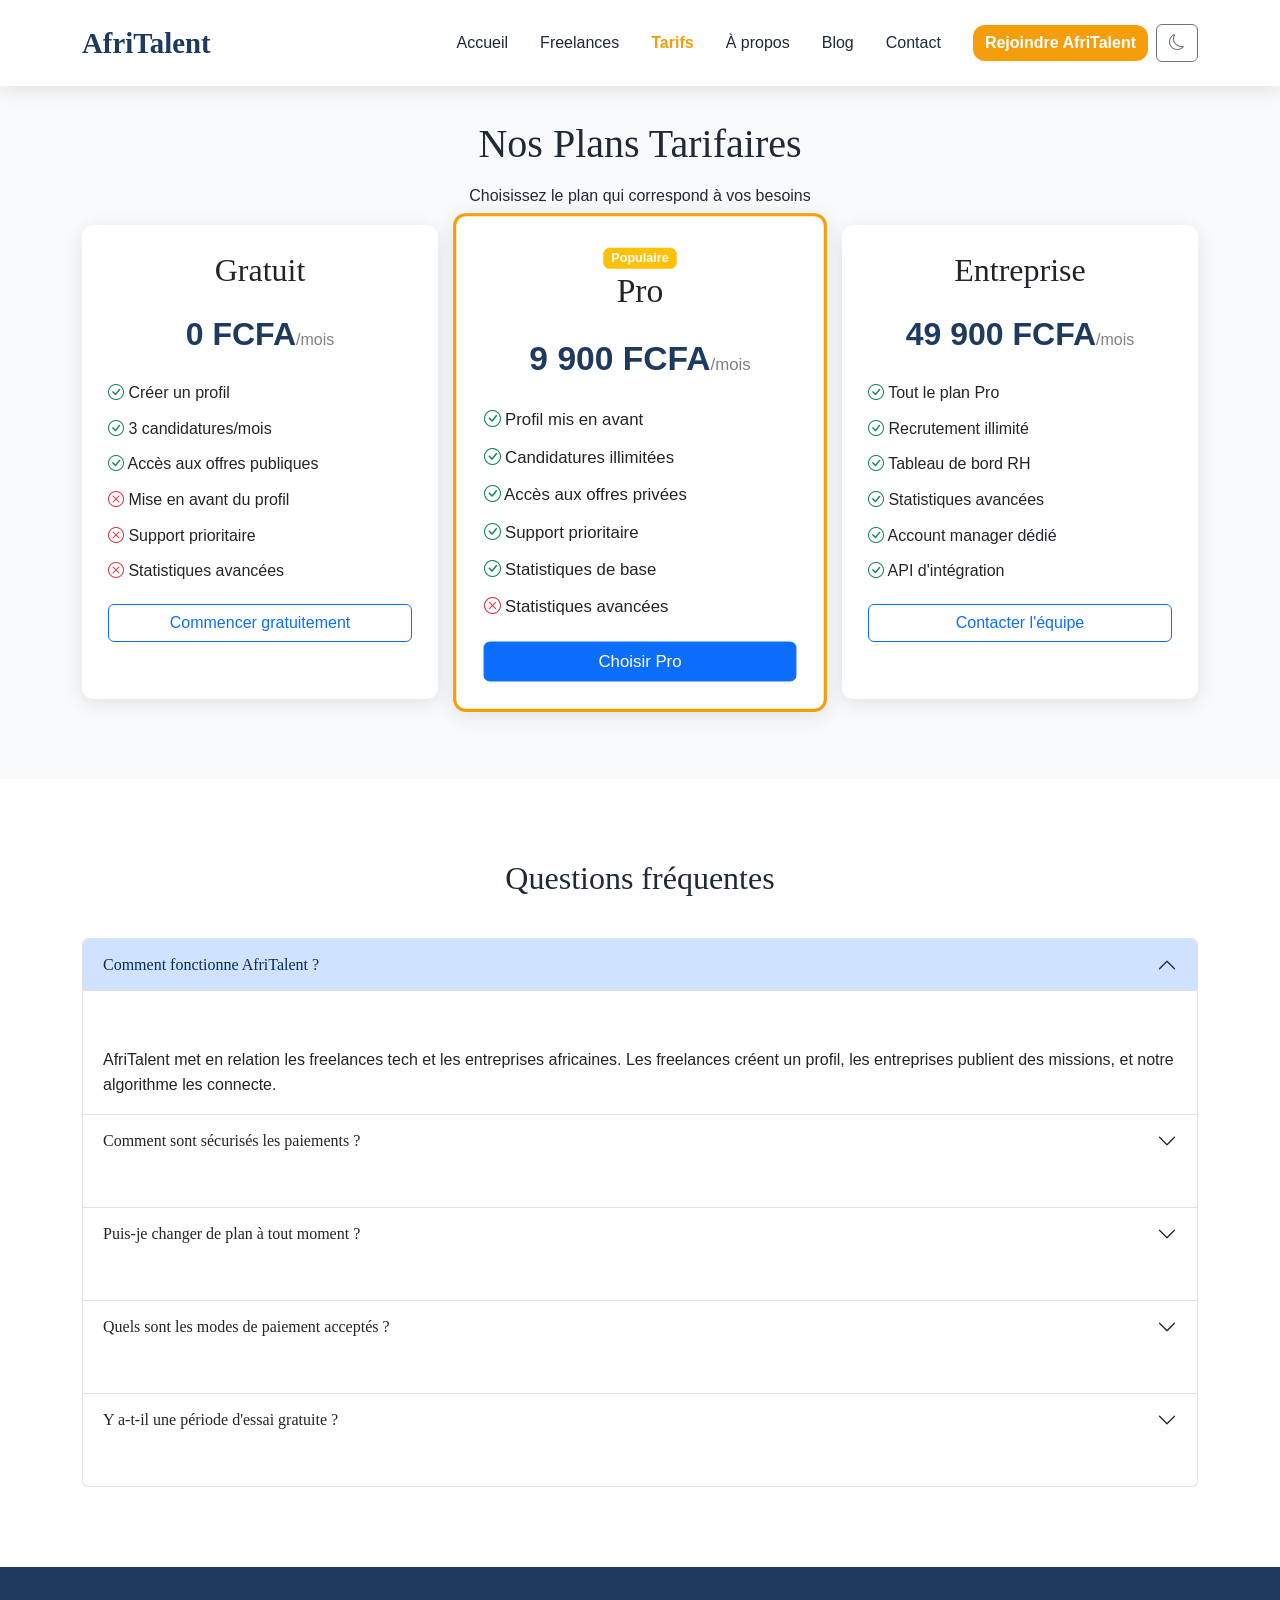
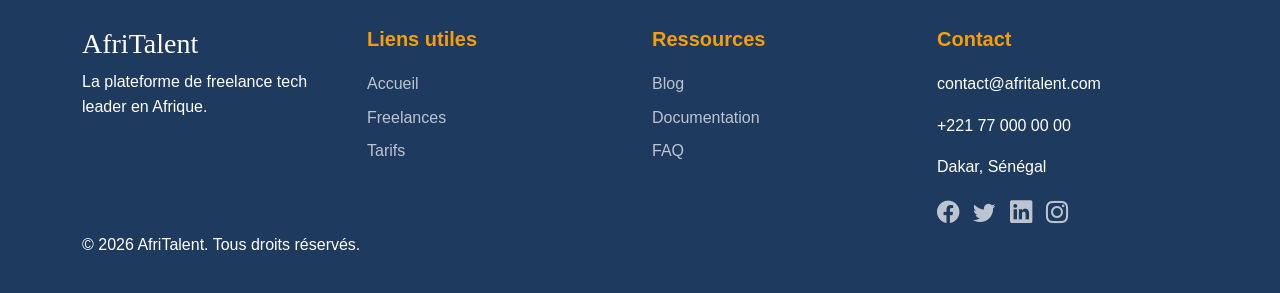
<file: tarifs.html>
<!DOCTYPE html>
<html lang="fr">
<head>
    <meta charset="UTF-8">
    <meta name="viewport" content="width=device-width, initial-scale=1.0">
    <title>AfriTalent - Tarifs</title>
    <link href="https://cdn.jsdelivr.net/npm/bootstrap@5.3.3/dist/css/bootstrap.min.css" rel="stylesheet">
    <link href="https://cdn.jsdelivr.net/npm/bootstrap-icons@1.11.0/font/bootstrap-icons.css" rel="stylesheet">
    <link rel="stylesheet" href="css/style.css">
</head>
<body>

    <!-- NAVBAR -->
    <header>
        <nav class="navbar navbar-expand-lg fixed-top" id="navbar">
            <div class="container">
                <a class="navbar-brand" href="index.html">AfriTalent</a>
                <button class="navbar-toggler" type="button" data-bs-toggle="collapse" data-bs-target="#navMenu">
                    <span class="navbar-toggler-icon"></span>
                </button>
                <div class="collapse navbar-collapse" id="navMenu">
                    <ul class="navbar-nav ms-auto">
                        <li class="nav-item"><a class="nav-link" href="index.html">Accueil</a></li>
                        <li class="nav-item"><a class="nav-link" href="freelances.html">Freelances</a></li>
                        <li class="nav-item"><a class="nav-link active" href="tarifs.html">Tarifs</a></li>
                        <li class="nav-item"><a class="nav-link" href="about.html">À propos</a></li>
                        <li class="nav-item"><a class="nav-link" href="#">Blog</a></li>
                        <li class="nav-item"><a class="nav-link" href="contact.html">Contact</a></li>
                    </ul>
                    <a href="#" class="btn btn-primary ms-3">Rejoindre AfriTalent</a>
                    <button id="darkModeToggle" class="btn btn-outline-secondary ms-2">
                        <i class="bi bi-moon"></i>
                    </button>
                </div>
            </div>
        </nav>
    </header>

    <main>

        <!-- SECTION TARIFS -->
        <section id="tarifs">
            <div class="container">
                <h1>Nos Plans Tarifaires</h1>
                <p>Choisissez le plan qui correspond à vos besoins</p>

                <div class="row justify-content-center">

                    <!-- Plan Gratuit -->
                    <div class="col-12 col-md-4">
                        <div class="card plan-card">
                            <div class="card-body">
                                <h2>Gratuit</h2>
                                <p class="prix">0 FCFA<span>/mois</span></p>
                                <ul>
                                    <li><i class="bi bi-check-circle text-success"></i> Créer un profil</li>
                                    <li><i class="bi bi-check-circle text-success"></i> 3 candidatures/mois</li>
                                    <li><i class="bi bi-check-circle text-success"></i> Accès aux offres publiques</li>
                                    <li><i class="bi bi-x-circle text-danger"></i> Mise en avant du profil</li>
                                    <li><i class="bi bi-x-circle text-danger"></i> Support prioritaire</li>
                                    <li><i class="bi bi-x-circle text-danger"></i> Statistiques avancées</li>
                                </ul>
                                <a href="#" class="btn btn-outline-primary w-100">Commencer gratuitement</a>
                            </div>
                        </div>
                    </div>

                    <!-- Plan Pro (recommandé) -->
                    <div class="col-12 col-md-4">
                        <div class="card plan-card plan-populaire">
                            <div class="card-body">
                                <span class="badge bg-warning">Populaire</span>
                                <h2>Pro</h2>
                                <p class="prix">9 900 FCFA<span>/mois</span></p>
                                <ul>
                                    <li><i class="bi bi-check-circle text-success"></i> Profil mis en avant</li>
                                    <li><i class="bi bi-check-circle text-success"></i> Candidatures illimitées</li>
                                    <li><i class="bi bi-check-circle text-success"></i> Accès aux offres privées</li>
                                    <li><i class="bi bi-check-circle text-success"></i> Support prioritaire</li>
                                    <li><i class="bi bi-check-circle text-success"></i> Statistiques de base</li>
                                    <li><i class="bi bi-x-circle text-danger"></i> Statistiques avancées</li>
                                </ul>
                                <a href="#" class="btn btn-primary w-100">Choisir Pro</a>
                            </div>
                        </div>
                    </div>

                    <!-- Plan Entreprise -->
                    <div class="col-12 col-md-4">
                        <div class="card plan-card">
                            <div class="card-body">
                                <h2>Entreprise</h2>
                                <p class="prix">49 900 FCFA<span>/mois</span></p>
                                <ul>
                                    <li><i class="bi bi-check-circle text-success"></i> Tout le plan Pro</li>
                                    <li><i class="bi bi-check-circle text-success"></i> Recrutement illimité</li>
                                    <li><i class="bi bi-check-circle text-success"></i> Tableau de bord RH</li>
                                    <li><i class="bi bi-check-circle text-success"></i> Statistiques avancées</li>
                                    <li><i class="bi bi-check-circle text-success"></i> Account manager dédié</li>
                                    <li><i class="bi bi-check-circle text-success"></i> API d'intégration</li>
                                </ul>
                                <a href="#" class="btn btn-outline-primary w-100">Contacter l'équipe</a>
                            </div>
                        </div>
                    </div>

                </div>
            </div>
        </section>

        <!-- SECTION FAQ -->
        <section id="faq">
            <div class="container">
                <h2>Questions fréquentes</h2>

                <div class="accordion" id="accordionFAQ">

                    <div class="accordion-item">
                        <h2 class="accordion-header">
                            <button class="accordion-button" type="button" data-bs-toggle="collapse" data-bs-target="#faq1">
                                Comment fonctionne AfriTalent ?
                            </button>
                        </h2>
                        <div id="faq1" class="accordion-collapse collapse show" data-bs-parent="#accordionFAQ">
                            <div class="accordion-body">
                                AfriTalent met en relation les freelances tech et les entreprises africaines. Les freelances créent un profil, les entreprises publient des missions, et notre algorithme les connecte.
                            </div>
                        </div>
                    </div>

                    <div class="accordion-item">
                        <h2 class="accordion-header">
                            <button class="accordion-button collapsed" type="button" data-bs-toggle="collapse" data-bs-target="#faq2">
                                Comment sont sécurisés les paiements ?
                            </button>
                        </h2>
                        <div id="faq2" class="accordion-collapse collapse" data-bs-parent="#accordionFAQ">
                            <div class="accordion-body">
                                Les paiements sont sécurisés via notre système d'escrow. L'argent est bloqué jusqu'à la validation de la mission par le client.
                            </div>
                        </div>
                    </div>

                    <div class="accordion-item">
                        <h2 class="accordion-header">
                            <button class="accordion-button collapsed" type="button" data-bs-toggle="collapse" data-bs-target="#faq3">
                                Puis-je changer de plan à tout moment ?
                            </button>
                        </h2>
                        <div id="faq3" class="accordion-collapse collapse" data-bs-parent="#accordionFAQ">
                            <div class="accordion-body">
                                Oui, vous pouvez passer d'un plan à l'autre à tout moment. Le changement prend effet immédiatement.
                            </div>
                        </div>
                    </div>

                    <div class="accordion-item">
                        <h2 class="accordion-header">
                            <button class="accordion-button collapsed" type="button" data-bs-toggle="collapse" data-bs-target="#faq4">
                                Quels sont les modes de paiement acceptés ?
                            </button>
                        </h2>
                        <div id="faq4" class="accordion-collapse collapse" data-bs-parent="#accordionFAQ">
                            <div class="accordion-body">
                                Nous acceptons les paiements par carte bancaire, Mobile Money (Wave, Orange Money), et virement bancaire pour les entreprises.
                            </div>
                        </div>
                    </div>

                    <div class="accordion-item">
                        <h2 class="accordion-header">
                            <button class="accordion-button collapsed" type="button" data-bs-toggle="collapse" data-bs-target="#faq5">
                                Y a-t-il une période d'essai gratuite ?
                            </button>
                        </h2>
                        <div id="faq5" class="accordion-collapse collapse" data-bs-parent="#accordionFAQ">
                            <div class="accordion-body">
                                Oui, le plan Pro offre 30 jours d'essai gratuit sans engagement ni carte bancaire requise.
                            </div>
                        </div>
                    </div>

                </div>
            </div>
        </section>

    </main>

    <!-- FOOTER -->
    <footer>
        <div class="container">
            <div class="row">
                <div class="col-md-3">
                    <h3>AfriTalent</h3>
                    <p>La plateforme de freelance tech leader en Afrique.</p>
                </div>
                <div class="col-md-3">
                    <h5>Liens utiles</h5>
                    <ul>
                        <li><a href="index.html">Accueil</a></li>
                        <li><a href="freelances.html">Freelances</a></li>
                        <li><a href="tarifs.html">Tarifs</a></li>
                    </ul>
                </div>
                <div class="col-md-3">
                    <h5>Ressources</h5>
                    <ul>
                        <li><a href="#">Blog</a></li>
                        <li><a href="#">Documentation</a></li>
                        <li><a href="#">FAQ</a></li>
                    </ul>
                </div>
                <div class="col-md-3">
                    <h5>Contact</h5>
                    <p>contact@afritalent.com</p>
                    <p>+221 77 000 00 00</p>
                    <p>Dakar, Sénégal</p>
                    <div>
                        <a href="#"><i class="bi bi-facebook"></i></a>
                        <a href="#"><i class="bi bi-twitter"></i></a>
                        <a href="#"><i class="bi bi-linkedin"></i></a>
                        <a href="#"><i class="bi bi-instagram"></i></a>
                    </div>
                </div>
            </div>
            <p>&copy; <span id="year"></span> AfriTalent. Tous droits réservés.</p>
        </div>
    </footer>

    <script src="https://cdn.jsdelivr.net/npm/bootstrap@5.3.3/dist/js/bootstrap.bundle.min.js"></script>
    <script src="js/main.js"></script>
</body>
</html>
</file>
<file: css/style.css>
/* =============================================
   VARIABLES CSS
   ============================================= */
:root {
    --couleur-primaire: #F59E0B;
    --couleur-secondaire: #1E3A5F;
    --couleur-accent: #10B981;
    --couleur-texte: #1F2937;
    --couleur-fond: #F9FAFB;
    --couleur-blanc: #FFFFFF;
    --police-titre: 'Playfair Display', serif;
    --police-corps: 'Poppins', sans-serif;
    --ombre: 0 4px 20px rgba(0, 0, 0, 0.1);
    --rayon: 12px;
    --transition: all 0.3s ease;
}

/* =============================================
   RESET ET BASE
   ============================================= */
* {
    margin: 0;
    padding: 0;
    box-sizing: border-box;
}

body {
    font-family: var(--police-corps);
    color: var(--couleur-texte);
    background-color: var(--couleur-fond);
    line-height: 1.6;
}

h1, h2, h3 {
    font-family: var(--police-titre);
}

a {
    text-decoration: none;
    color: inherit;
    transition: var(--transition);
}

ul {
    list-style: none;
    padding: 0;
}

img {
    max-width: 100%;
    height: auto;
}

section {
    padding: 80px 0;
}

/* =============================================
   NAVBAR
   ============================================= */
#navbar {
    background-color: var(--couleur-blanc);
    box-shadow: var(--ombre);
    padding: 15px 0;
    transition: var(--transition);
}

#navbar .navbar-brand {
    font-family: var(--police-titre);
    font-size: 1.8rem;
    color: var(--couleur-secondaire);
    font-weight: 700;
}

#navbar .nav-link {
    color: var(--couleur-texte);
    font-weight: 500;
    margin: 0 8px;
}

#navbar .nav-link:hover {
    color: var(--couleur-primaire);
}

#navbar .nav-link.active {
    color: var(--couleur-primaire);
    font-weight: 600;
}

#navbar .btn-primary {
    background-color: var(--couleur-primaire);
    border: none;
    border-radius: var(--rayon);
    font-weight: 600;
}

/* Navbar scrollée */
#navbar.scrolled {
    padding: 8px 0;
    box-shadow: 0 2px 30px rgba(0,0,0,0.15);
}

/* =============================================
   FOOTER
   ============================================= */
footer {
    background-color: var(--couleur-secondaire);
    color: var(--couleur-blanc);
    padding: 60px 0 20px;
}

footer h5 {
    color: var(--couleur-primaire);
    font-weight: 600;
    margin-bottom: 20px;
}

footer a {
    color: rgba(255,255,255,0.7);
}

footer a:hover {
    color: var(--couleur-primaire);
}

footer ul li {
    margin-bottom: 8px;
}

footer .bi {
    font-size: 1.4rem;
    margin-right: 10px;
}

/* =============================================
   BOUTON RETOUR EN HAUT
   ============================================= */
#btnTop {
    position: fixed;
    bottom: 30px;
    right: 30px;
    background-color: var(--couleur-primaire);
    color: var(--couleur-blanc);
    border: none;
    border-radius: 50%;
    width: 50px;
    height: 50px;
    font-size: 1.5rem;
    cursor: pointer;
    display: none;
    z-index: 999;
    transition: var(--transition);
}

#btnTop:hover {
    background-color: var(--couleur-secondaire);
}

/* =============================================
   DARK MODE
   ============================================= */
body.dark-mode {
    background-color: #111827;
    color: #F9FAFB;
}

body.dark-mode #navbar {
    background-color: #1F2937;
}

body.dark-mode footer {
    background-color: #0F172A;
}

body.dark-mode .card {
    background-color: #1F2937;
    color: #F9FAFB;
}

/* =============================================
   ANIMATIONS FADE IN
   ============================================= */
.fade-in {
    opacity: 0;
    transform: translateY(30px);
    transition: opacity 0.6s ease, transform 0.6s ease;
}

.fade-in.visible {
    opacity: 1;
    transform: translateY(0);
}

/* =============================================
   HERO
   ============================================= */
#hero {
    background: linear-gradient(135deg, var(--couleur-secondaire), var(--couleur-primaire));
    color: var(--couleur-blanc);
    padding: 150px 0 80px;
    text-align: center;
}

#hero h1 {
    font-size: 3.5rem;
    margin-bottom: 20px;
}

#hero h2 {
    font-size: 1.3rem;
    font-weight: 300;
    margin-bottom: 40px;
    opacity: 0.9;
}

#hero .btn {
    margin: 10px;
    padding: 12px 30px;
    border-radius: var(--rayon);
    font-weight: 600;
}

/* Statistiques */
.stats {
    display: flex;
    justify-content: center;
    gap: 60px;
    margin-top: 60px;
}

.stats div {
    text-align: center;
}

.stats span {
    font-size: 2.5rem;
    font-weight: 700;
    color: var(--couleur-primaire);
}

.stats p {
    font-size: 0.9rem;
    opacity: 0.8;
}

/* =============================================
   BENTO GRID
   ============================================= */
.bento-grid {
    display: grid;
    grid-template-columns: repeat(4, 1fr);
    grid-template-rows: auto;
    gap: 20px;
    margin-top: 40px;
}

.bento-card {
    background-color: var(--couleur-blanc);
    border-radius: var(--rayon);
    padding: 30px;
    box-shadow: var(--ombre);
    transition: var(--transition);
}

.bento-card:nth-child(1) {
    grid-column: span 2;
}

.bento-card:nth-child(4) {
    grid-column: span 2;
}

.bento-card:hover {
    transform: translateY(-5px);
    box-shadow: 0 8px 30px rgba(0,0,0,0.15);
}

.bento-card span {
    font-size: 2rem;
    font-weight: 700;
    color: var(--couleur-primaire);
}

.bento-card i {
    font-size: 2rem;
    color: var(--couleur-secondaire);
    margin: 10px 0;
    display: block;
}

.bento-card h3 {
    font-size: 1.1rem;
    margin: 10px 0;
}

/* =============================================
   CATEGORIES
   ============================================= */
#categories {
    background-color: var(--couleur-blanc);
}

#categories h2 {
    text-align: center;
    margin-bottom: 40px;
    font-size: 2rem;
}

.category-card {
    background-color: var(--couleur-fond);
    border-radius: var(--rayon);
    padding: 30px 20px;
    text-align: center;
    margin-bottom: 20px;
    transition: var(--transition);
    cursor: pointer;
}

.category-card:hover {
    background-color: var(--couleur-primaire);
    color: var(--couleur-blanc);
    transform: translateY(-8px);
    box-shadow: var(--ombre);
}

.category-card i {
    font-size: 2.5rem;
    color: var(--couleur-secondaire);
    margin-bottom: 15px;
    display: block;
    transition: var(--transition);
}

.category-card:hover i {
    color: var(--couleur-blanc);
}

.category-card h3 {
    font-size: 1rem;
    font-weight: 600;
}

/* =============================================
   TEMOIGNAGES
   ============================================= */
#temoignages {
    background-color: var(--couleur-fond);
}

#temoignages h2 {
    text-align: center;
    margin-bottom: 40px;
    font-size: 2rem;
}

.temoignage-card {
    text-align: center;
    padding: 40px;
    max-width: 600px;
    margin: 0 auto;
}

.temoignage-card img {
    width: 80px;
    height: 80px;
    border-radius: 50%;
    object-fit: cover;
    margin-bottom: 20px;
}

/* =============================================
   SECTION CTA
   ============================================= */
#cta {
    background: linear-gradient(135deg, var(--couleur-primaire), var(--couleur-secondaire));
    color: var(--couleur-blanc);
    text-align: center;
    padding: 80px 0;
}

#cta h2 {
    font-size: 2.5rem;
    margin-bottom: 30px;
}

#cta .btn {
    background-color: var(--couleur-blanc);
    color: var(--couleur-secondaire);
    font-weight: 700;
    padding: 15px 40px;
    border-radius: var(--rayon);
}

/* =============================================
   RESPONSIVE DESIGN - MEDIA QUERIES
   ============================================= */

/* TABLETTE - 768px */
@media (max-width: 768px) {

    /* Hero */
    #hero {
        padding: 120px 0 60px;
    }

    #hero h1 {
        font-size: 2.2rem;
    }

    #hero h2 {
        font-size: 1rem;
    }

    /* Statistiques */
    .stats {
        flex-direction: column;
        gap: 30px;
    }

    /* Bento Grid */
    .bento-grid {
        grid-template-columns: repeat(2, 1fr);
    }

    .bento-card:nth-child(1) {
        grid-column: span 1;
    }

    .bento-card:nth-child(4) {
        grid-column: span 1;
    }

    /* Section CTA */
    #cta h2 {
        font-size: 1.8rem;
    }

    /* Footer */
    footer .col-md-3 {
        margin-bottom: 30px;
    }

    /* Tarifs */
    .plan-card {
        margin-bottom: 20px;
    }
}

/* MOBILE - 375px */
@media (max-width: 375px) {

    /* Hero */
    #hero h1 {
        font-size: 1.8rem;
    }

    #hero h2 {
        font-size: 0.9rem;
    }

    #hero .btn {
        display: block;
        width: 100%;
        margin: 8px 0;
    }

    /* Bento Grid */
    .bento-grid {
        grid-template-columns: 1fr;
    }

    /* Navbar */
    #navbar .navbar-brand {
        font-size: 1.4rem;
    }

    /* Stats */
    .stats span {
        font-size: 2rem;
    }

    /* Formulaire contact */
    .formulaire-contact {
        padding: 20px;
    }
}

/* =============================================
   PAGES SPECIFIQUES
   ============================================= */

/* Page Freelances */
#filtres {
    padding-top: 120px;
    text-align: center;
}

#filtres h1 {
    font-size: 2.5rem;
    margin-bottom: 15px;
}

.filtres-btn {
    display: flex;
    flex-wrap: wrap;
    justify-content: center;
    gap: 10px;
    margin-top: 20px;
}

.btn-filter {
    border: 2px solid var(--couleur-secondaire);
    color: var(--couleur-secondaire);
    border-radius: 30px;
    padding: 8px 20px;
    font-weight: 500;
    transition: var(--transition);
}

.btn-filter:hover,
.btn-filter.active {
    background-color: var(--couleur-secondaire);
    color: var(--couleur-blanc);
}

/* Cards Freelances */
#liste-freelances {
    padding: 40px 0 80px;
}

.freelance-card {
    margin-bottom: 30px;
}

.freelance-card .card {
    border: none;
    border-radius: var(--rayon);
    box-shadow: var(--ombre);
    transition: var(--transition);
    height: 100%;
}

.freelance-card .card:hover {
    transform: translateY(-5px);
    box-shadow: 0 8px 30px rgba(0,0,0,0.15);
}

.freelance-card .card-img-top {
    height: 200px;
    object-fit: cover;
    border-radius: var(--rayon) var(--rayon) 0 0;
}

.specialite {
    color: var(--couleur-primaire);
    font-weight: 600;
}

/* Page Tarifs */
#tarifs {
    padding-top: 120px;
    text-align: center;
}

#tarifs h1 {
    font-size: 2.5rem;
    margin-bottom: 15px;
}

.plan-card {
    border: none;
    border-radius: var(--rayon);
    box-shadow: var(--ombre);
    padding: 10px;
    transition: var(--transition);
    height: 100%;
}

.plan-card:hover {
    transform: translateY(-5px);
}

.plan-populaire {
    border: 3px solid var(--couleur-primaire) !important;
    transform: scale(1.05);
}

.prix {
    font-size: 2rem;
    font-weight: 700;
    color: var(--couleur-secondaire);
    margin: 20px 0;
}

.prix span {
    font-size: 1rem;
    font-weight: 400;
    color: gray;
}

.plan-card ul {
    text-align: left;
    margin: 20px 0;
}

.plan-card ul li {
    margin-bottom: 10px;
}

#faq {
    background-color: var(--couleur-blanc);
}

#faq h2 {
    text-align: center;
    margin-bottom: 40px;
    font-size: 2rem;
}

/* Page About */
#histoire {
    padding-top: 120px;
}

#histoire h1 {
    font-size: 2.5rem;
    margin-bottom: 20px;
}

#equipe h2,
#valeurs h2,
#chiffres h2 {
    text-align: center;
    margin-bottom: 40px;
    font-size: 2rem;
}

.equipe-card {
    border: none;
    border-radius: var(--rayon);
    box-shadow: var(--ombre);
    transition: var(--transition);
    margin-bottom: 20px;
}

.equipe-card:hover {
    transform: translateY(-5px);
}

.equipe-card .card-img-top {
    height: 200px;
    object-fit: cover;
    border-radius: var(--rayon) var(--rayon) 0 0;
}

.equipe-card .bi {
    font-size: 1.3rem;
    margin: 0 5px;
    color: var(--couleur-secondaire);
}

.valeur-card {
    text-align: center;
    padding: 30px 20px;
    border-radius: var(--rayon);
    background-color: var(--couleur-blanc);
    box-shadow: var(--ombre);
    margin-bottom: 20px;
    transition: var(--transition);
}

.valeur-card:hover {
    transform: translateY(-5px);
    background-color: var(--couleur-secondaire);
    color: var(--couleur-blanc);
}

.valeur-card i {
    font-size: 2.5rem;
    color: var(--couleur-primaire);
    margin-bottom: 15px;
    display: block;
}

/* Page Contact */
#contact {
    padding-top: 120px;
}

#contact h1 {
    font-size: 2.5rem;
    margin-bottom: 15px;
}

.formulaire-contact {
    background-color: var(--couleur-blanc);
    padding: 40px;
    border-radius: var(--rayon);
    box-shadow: var(--ombre);
}

.error-message {
    color: red;
    font-size: 0.85rem;
    margin-top: 5px;
    min-height: 20px;
}

.success-message {
    display: none;
    background-color: #D1FAE5;
    color: #065F46;
    padding: 15px;
    border-radius: var(--rayon);
    margin-top: 20px;
    text-align: center;
    font-weight: 600;
}

.infos-contact {
    padding: 20px;
}

.info-item {
    display: flex;
    align-items: flex-start;
    gap: 15px;
    margin-bottom: 30px;
}

.info-item i {
    font-size: 1.5rem;
    color: var(--couleur-primaire);
}

.map-container {
    border-radius: var(--rayon);
    overflow: hidden;
    margin-top: 20px;
}

/* Page About - chiffres */
#chiffres {
    background-color: var(--couleur-secondaire);
    color: var(--couleur-blanc);
}

#chiffres .bento-card {
    background-color: rgba(255,255,255,0.1);
    color: var(--couleur-blanc);
    text-align: center;
}

#chiffres .counter {
    font-size: 3rem;
    font-weight: 700;
    color: var(--couleur-primaire);
}
</file>
